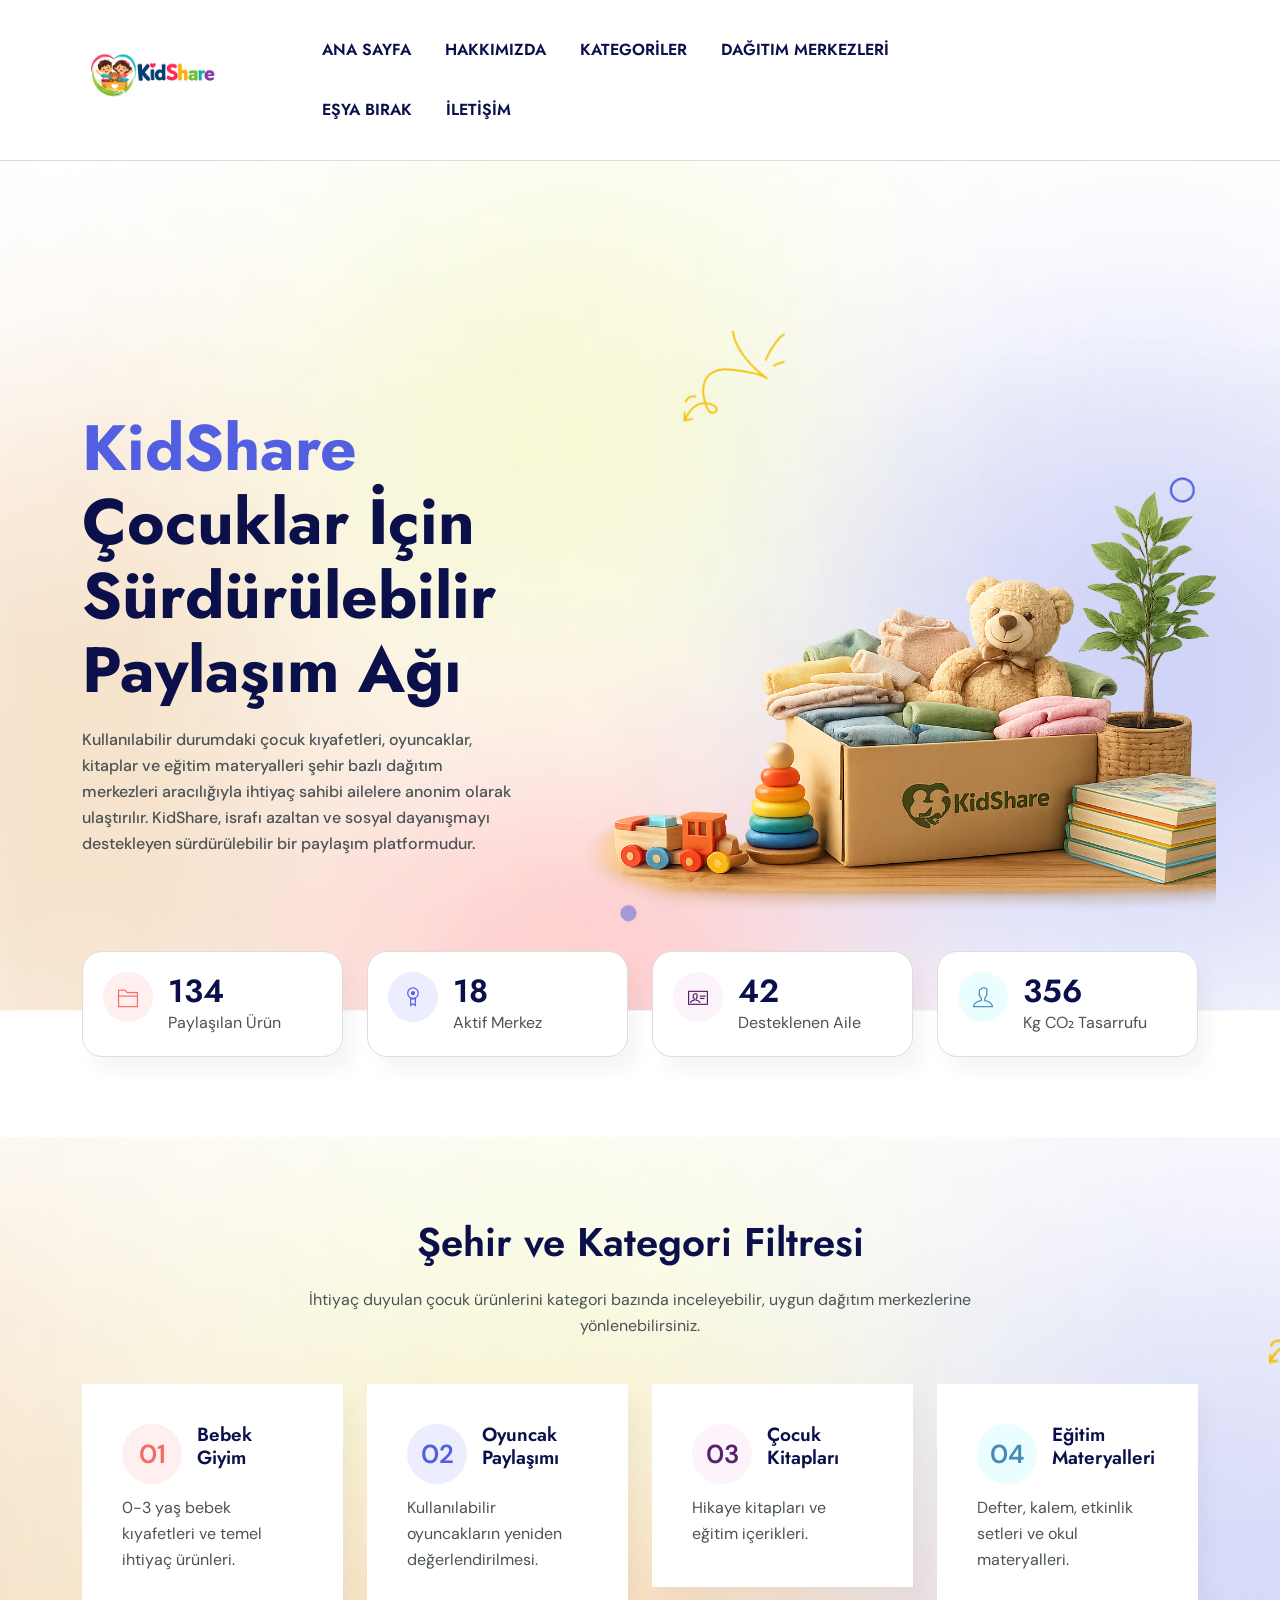
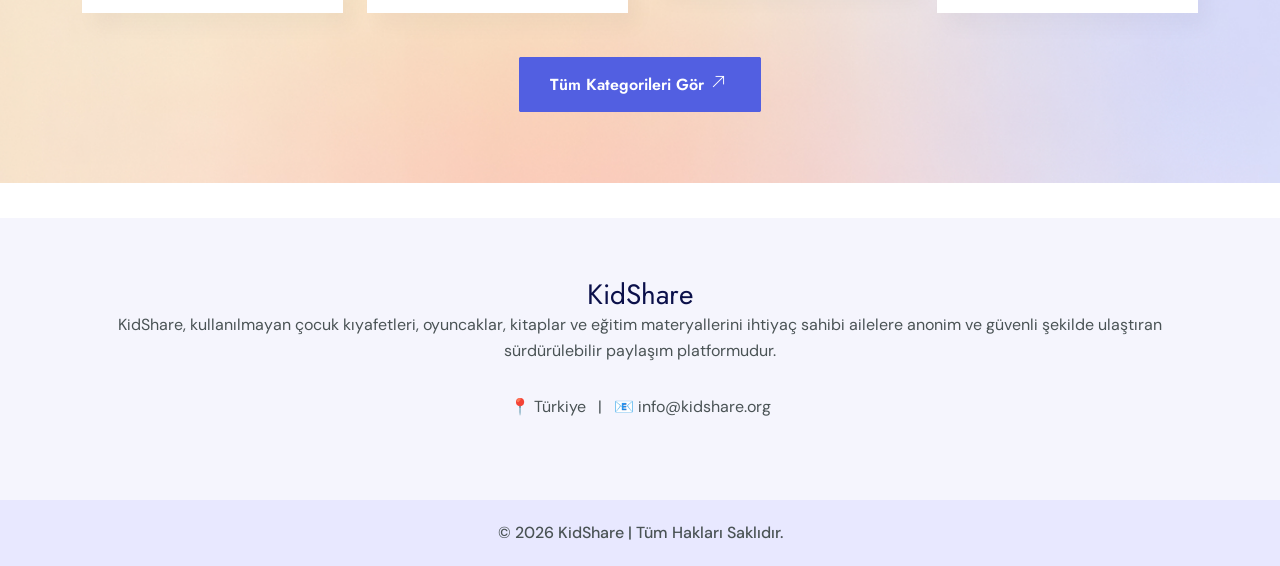
<file: eduleb/index.html>
<!DOCTYPE html>
<html lang="tr">
<head>
	<meta charset="utf-8">
	<meta http-equiv="X-UA-Compatible" content="IE=edge">
	<meta name="viewport" content="width=device-width, initial-scale=1, shrink-to-fit=no">
	<meta name="description" content="KidShare - Şehir Bazlı Anonim Çocuk Eşyası Paylaşım Platformu">
	<meta name="keywords" content="KidShare, çocuk kıyafeti, oyuncak, kitap, bağış, paylaşım, sürdürülebilirlik">
	<title>KidShare - Çocuk Eşyaları Paylaşım Platformu</title>

	<link rel="stylesheet" href="assets/bootstrap/css/bootstrap.min.css">
	<link href="https://fonts.googleapis.com/css2?family=DM+Sans:ital,opsz,wght@0,9..40,100..1000;1,9..40,100..1000&display=swap" rel="stylesheet">
	<link href="https://fonts.googleapis.com/css2?family=Jost:ital,wght@0,100..900;1,100..900&display=swap" rel="stylesheet">
	<link rel="stylesheet" href="https://cdnjs.cloudflare.com/ajax/libs/font-awesome/6.5.2/css/all.min.css">
	<link rel="stylesheet" href="assets/fonts/font-awesome.min.css">
	<link rel="stylesheet" href="assets/fonts/themify-icons.css">
	<link rel="stylesheet" href="assets/owlcarousel/css/owl.carousel.css">
	<link rel="stylesheet" href="assets/owlcarousel/css/owl.theme.css">
	<link rel="stylesheet" href="assets/css/jquery-simple-mobilemenu.css">
	<link rel="stylesheet" href="assets/css/magnific-popup.css">
	<link rel="stylesheet" href="assets/css/animate.css">
	<link rel="stylesheet" href="assets/css/style.css">
	<style>
		.kidshare-note{margin-top:14px;color:#555;font-size:16px;}
		.kidshare-progress-wrap{max-width:900px;margin:0 auto;}
		.kidshare-progress-label{font-weight:700;margin-bottom:8px;color:#060a3d;}
		.progress{border-radius:8px;overflow:hidden;background:#e9ecef;}
		.progress-bar{font-weight:700;}
	</style>
</head>

<body data-spy="scroll" data-offset="80"> 

	
	<!-- START NAVBAR -->
	<div id="navigation" class="navbar-light bg-faded site-navigation">
		<div class="container-fluid">
			<div class="row">
				<div class="col-20 align-self-center">
					<div class="site-logo">
						<a href="index.html"><img src="assets/img/logo.png" alt="KidShare Logo"></a>
					</div>
				</div>

				<div class="col-60 d-flex">
					<nav id="main-menu">
						<ul>
							<li><a href="index.html">Ana Sayfa</a></li>
							<li><a href="about.html">Hakkımızda</a></li>
							<li><a href="course.html">Kategoriler</a></li>
							<li><a href="blog.html">Dağıtım Merkezleri</a></li>
							<li><a href="course_details.html">Eşya Bırak</a></li>
							<li><a href="contact.html">İletişim</a></li>
						</ul>
					</nav>
				</div>

				<ul class="mobile_menu">
					<li><a href="index.html">Ana Sayfa</a></li>
					<li><a href="about.html">Hakkımızda</a></li>
					<li><a href="course.html">Kategoriler</a></li>
					<li><a href="blog.html">Dağıtım Merkezleri</a></li>
					<li><a href="course_details.html">Eşya Bırak</a></li>
					<li><a href="contact.html">İletişim</a></li>
				</ul>
			</div>
		</div>
	</div>
	<!-- END NAVBAR -->

	<!-- START HOME -->
	<section class="home_bg hb_height" style="background-image:url(assets/img/bg/home-bg.jpg);background-size:cover;background-position:center center;">
		<div class="container">
			<div class="row align-items-center">
				<div class="col-lg-6 col-sm-12 col-xs-12">
					<div class="hero-text ht_top">
						<h1>
<span>KidShare</span>
Çocuklar İçin Sürdürülebilir
Paylaşım Ağı
</h1>
						<p>Kullanılabilir durumdaki çocuk kıyafetleri, oyuncaklar, kitaplar ve eğitim materyalleri şehir bazlı dağıtım merkezleri aracılığıyla ihtiyaç sahibi ailelere anonim olarak ulaştırılır. KidShare, israfı azaltan ve sosyal dayanışmayı destekleyen sürdürülebilir bir paylaşım platformudur.</p>
					</div>
      
				<div class="col-lg-6 col-sm-12 col-xs-12">
					<div class="hero-text-img">
						<img src="assets/img/kidshare.png" class="img-fluid" alt="KidShare çocuk eşyası paylaşım görseli">
					</div>
				</div>
			</div>
		</div>
	</section>
	<!-- END HOME -->

	<!-- START COUNTER -->
	<section class="count_area counter_feature">
		<div class="container">
			<div class="row">
				<div class="col-lg-3 col-sm-6 col-xs-12"><div class="single-counter"><span class="ti-folder sc_one"></span><h2 class="counter-num">134</h2><p>Paylaşılan Ürün</p></div></div>
				<div class="col-lg-3 col-sm-6 col-xs-12"><div class="single-counter"><span class="ti-medall-alt sc_two"></span><h2 class="counter-num">18</h2><p>Aktif Merkez</p></div></div>
				<div class="col-lg-3 col-sm-6 col-xs-12"><div class="single-counter"><span class="ti-id-badge sc_three"></span><h2 class="counter-num">42</h2><p>Desteklenen Aile</p></div></div>
				<div class="col-lg-3 col-sm-6 col-xs-12"><div class="single-counter"><span class="ti-user sc_four"></span><h2 class="counter-num">356</h2><p>Kg CO₂ Tasarrufu</p></div></div>
			</div>
		</div>
	</section>
	<!-- END COUNTER -->

	<!-- START CATEGORY FILTER -->
	<section class="top_cat__area section-padding" style="background-image:url(assets/img/bg/section-2.jpg);background-size:cover;background-position:center center;">
		<div class="container">
			<div class="section-title text-center">
				<h2>Şehir ve Kategori Filtresi</h2>
				<p>İhtiyaç duyulan çocuk ürünlerini kategori bazında inceleyebilir, uygun dağıtım merkezlerine yönlenebilirsiniz.</p>
			</div>

			<div class="row">
				<div class="col-lg-3 col-sm-6 col-xs-12"><div class="single_tp"><span class="sc_one">01</span><h3>Bebek <br>Giyim</h3><p>0-3 yaş bebek kıyafetleri ve temel ihtiyaç ürünleri.</p></div></div>
				<div class="col-lg-3 col-sm-6 col-xs-12"><div class="single_tp"><span class="sc_two">02</span><h3>Oyuncak <br>Paylaşımı</h3><p>Kullanılabilir oyuncakların yeniden değerlendirilmesi.</p></div></div>
				<div class="col-lg-3 col-sm-6 col-xs-12"><div class="single_tp"><span class="sc_three">03</span><h3>Çocuk <br>Kitapları</h3><p>Hikaye kitapları ve eğitim içerikleri.</p></div></div>
				<div class="col-lg-3 col-sm-6 col-xs-12"><div class="single_tp"><span class="sc_four">04</span><h3>Eğitim <br>Materyalleri</h3><p>Defter, kalem, etkinlik setleri ve okul materyalleri.</p></div></div>
			</div>

			<div class="text-center mt-4"><a href="course.html" class="btn_one">Tüm Kategorileri Gör <i class="ti-arrow-top-right"></i></a></div>
		</div>
	</section>
	<!-- END CATEGORY FILTER -->
   
	<!-- START FOOTER -->
	<div class="footer section-padding">
		<div class="container">
			<div class="single_footer text-center">
				<h3>KidShare</h3>
				<p>KidShare, kullanılmayan çocuk kıyafetleri, oyuncaklar, kitaplar ve eğitim materyallerini ihtiyaç sahibi ailelere anonim ve güvenli şekilde ulaştıran sürdürülebilir paylaşım platformudur.</p>
				<p>📍 Türkiye &nbsp; | &nbsp; 📧 info@kidshare.org</p>
			</div>
		</div>
	</div>
	<!-- END FOOTER -->

	<div class="foot_copy"><div class="footer_copyright"><p>© 2026 KidShare | Tüm Hakları Saklıdır.</p></div></div>

	<script src="assets/js/jquery-1.12.4.min.js"></script>
	<script src="assets/bootstrap/js/bootstrap.min.js"></script>
	<script src="assets/js/modernizr-2.8.3.min.js"></script>
	<script src="assets/js/jquery-simple-mobilemenu.js"></script>
	<script src="assets/owlcarousel/js/owl.carousel.min.js"></script>
	<script src="assets/js/jquery.magnific-popup.min.js"></script>
	<script src="assets/js/jquery.inview.min.js"></script>
	<script src="assets/js/scrolltopcontrol.js"></script>
	<script src="assets/js/wow.min.js"></script>
	<script src="assets/js/scripts.js"></script>
	<script>
		function kidshareBildirimGonder() {
			let urun = document.getElementById("urunSec").value;
			if (urun === "Paylaşılacak Ürün Türünü Seçiniz") {
				alert("Lütfen paylaşmak istediğiniz ürün türünü seçiniz.");
				return;
			}
			alert("Paylaşım talebiniz başarıyla alınmıştır. Teşekkür ederiz.");
		}
	</script>
</body>
</html>
</file>
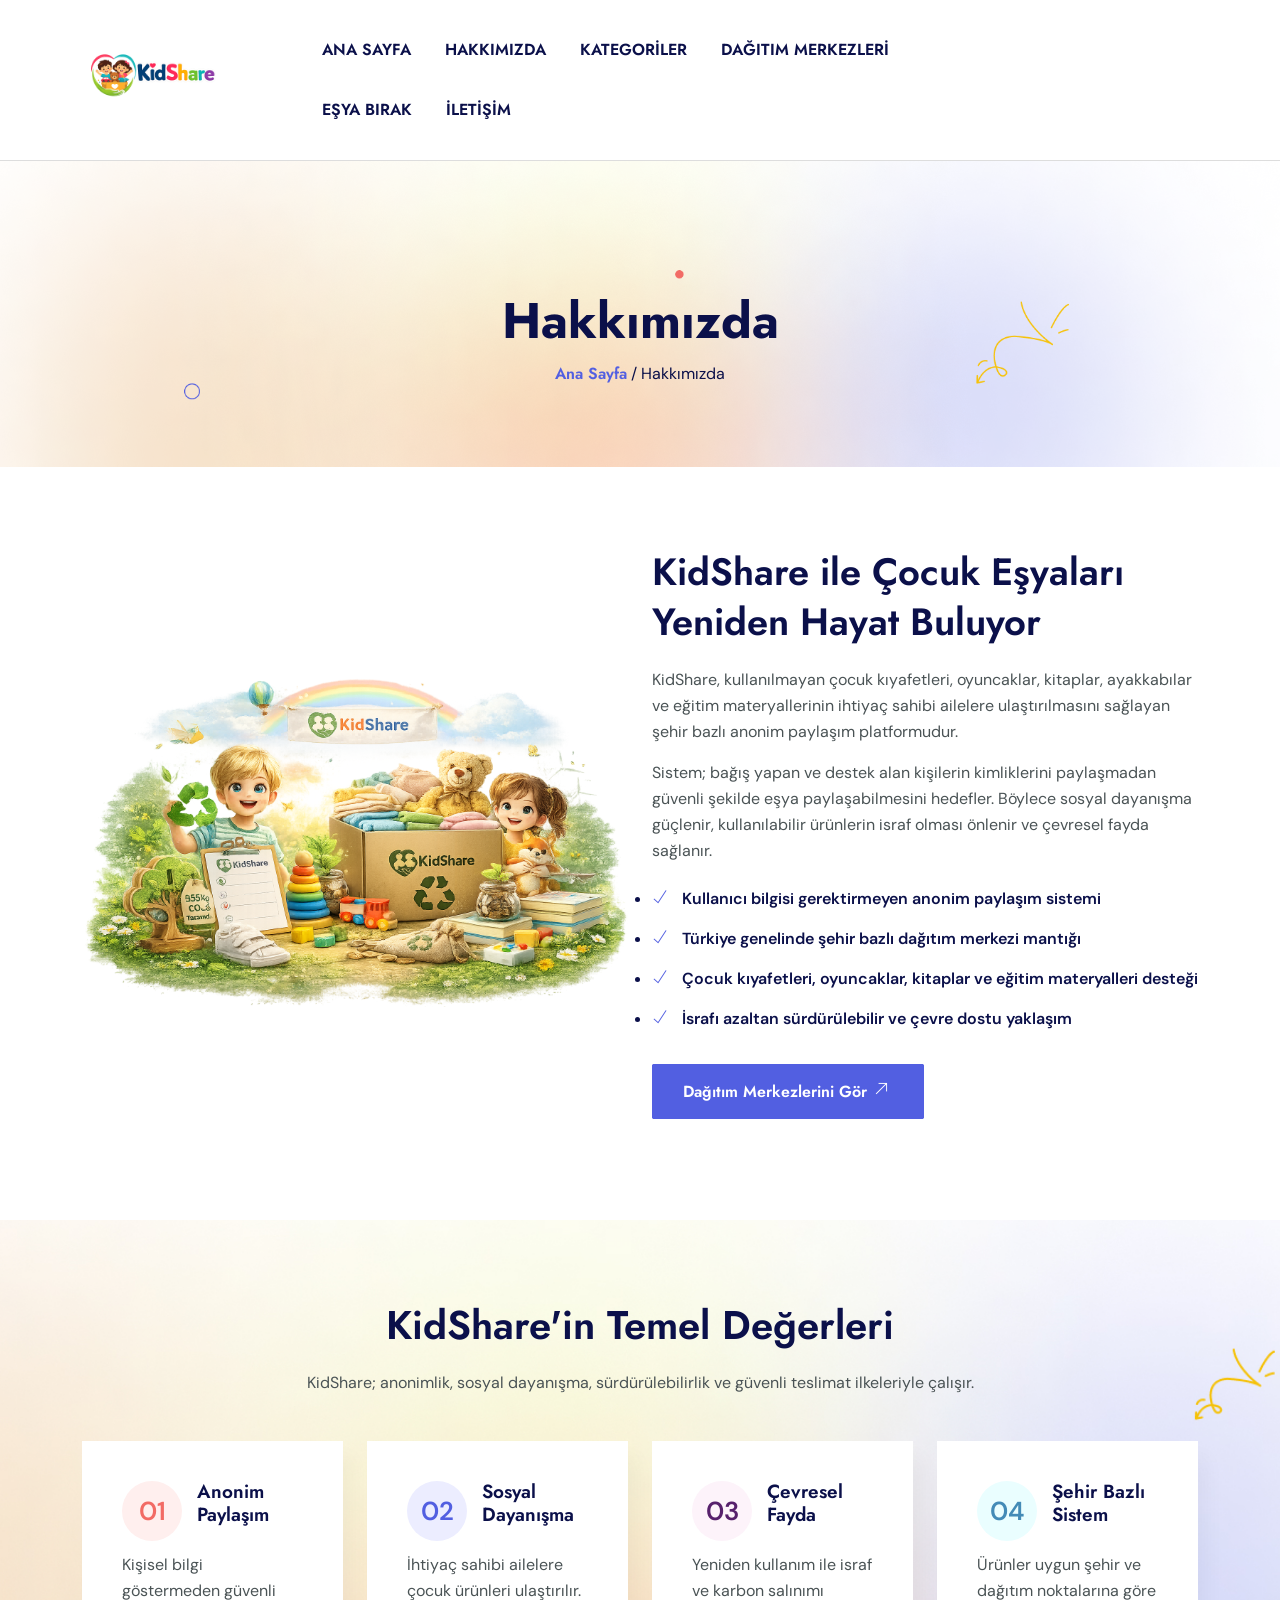
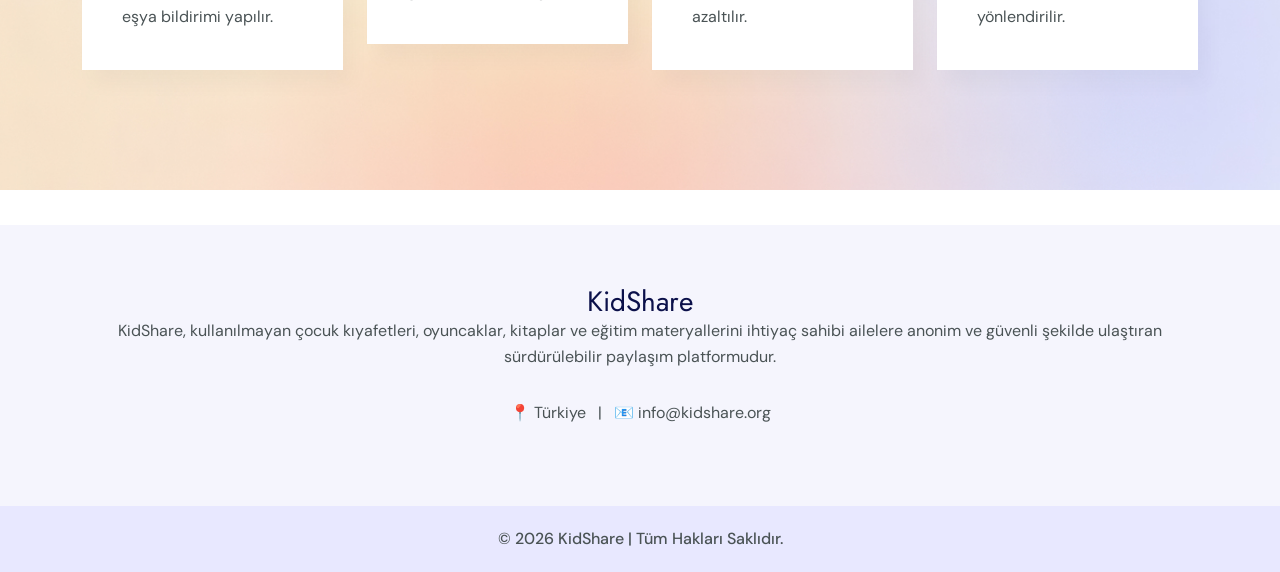
<file: eduleb/about.html>
<!DOCTYPE html>
<html lang="tr">
<head>
	<meta charset="utf-8">
	<meta http-equiv="X-UA-Compatible" content="IE=edge">
	<meta name="viewport" content="width=device-width, initial-scale=1, shrink-to-fit=no">
	<meta name="description" content="KidShare - Şehir Bazlı Anonim Çocuk Eşyası Paylaşım Platformu">
	<meta name="keywords" content="KidShare, çocuk kıyafeti, oyuncak, kitap, bağış, paylaşım, sürdürülebilirlik">
	<title>KidShare | Hakkımızda</title>

	<link rel="stylesheet" href="assets/bootstrap/css/bootstrap.min.css">
	<link href="https://fonts.googleapis.com/css2?family=DM+Sans:ital,opsz,wght@0,9..40,100..1000;1,9..40,100..1000&display=swap" rel="stylesheet">
	<link href="https://fonts.googleapis.com/css2?family=Jost:ital,wght@0,100..900;1,100..900&display=swap" rel="stylesheet">
	<link rel="stylesheet" href="https://cdnjs.cloudflare.com/ajax/libs/font-awesome/6.5.2/css/all.min.css">
	<link rel="stylesheet" href="assets/fonts/font-awesome.min.css">
	<link rel="stylesheet" href="assets/fonts/themify-icons.css">
	<link rel="stylesheet" href="assets/owlcarousel/css/owl.carousel.css">
	<link rel="stylesheet" href="assets/owlcarousel/css/owl.theme.css">
	<link rel="stylesheet" href="assets/css/jquery-simple-mobilemenu.css">
	<link rel="stylesheet" href="assets/css/magnific-popup.css">
	<link rel="stylesheet" href="assets/css/animate.css">
	<link rel="stylesheet" href="assets/css/style.css">
</head>

<body data-spy="scroll" data-offset="80">



	<!-- START NAVBAR -->
	<div id="navigation" class="navbar-light bg-faded site-navigation">
		<div class="container-fluid">
			<div class="row">
				<div class="col-20 align-self-center">
					<div class="site-logo">
						<a href="index.html"><img src="assets/img/logo.png" alt="KidShare Logo"></a>
					</div>
				</div>

				<div class="col-60 d-flex">
					<nav id="main-menu">
						<ul>
							<li><a href="index.html">Ana Sayfa</a></li>
							<li><a href="about.html">Hakkımızda</a></li>
							<li><a href="course.html">Kategoriler</a></li>
							<li><a href="blog.html">Dağıtım Merkezleri</a></li>
							<li><a href="course_details.html">Eşya Bırak</a></li>
							<li><a href="contact.html">İletişim</a></li>
						</ul>
					</nav>
				</div>


				<ul class="mobile_menu">
					<li><a href="index.html">Ana Sayfa</a></li>
					<li><a href="about.html">Hakkımızda</a></li>
					<li><a href="course.html">Kategoriler</a></li>
					<li><a href="blog.html">Dağıtım Merkezleri</a></li>
					<li><a href="course_details.html">Eşya Bırak</a></li>
					<li><a href="contact.html">İletişim</a></li>
				</ul>
			</div>
		</div>
	</div>
	<!-- END NAVBAR -->

	<!-- START PAGE HEADER -->
	<section class="section-top">
		<div class="container">
			<div class="col-lg-10 offset-lg-1 text-center">
				<div class="section-top-title wow fadeInRight" data-wow-duration="1s" data-wow-delay="0.3s" data-wow-offset="0">
					<h1>Hakkımızda</h1>
					<ul>
						<li><a href="index.html">Ana Sayfa</a></li>
						<li> / Hakkımızda</li>
					</ul>
				</div>
			</div>
		</div>
	</section>
	<!-- END PAGE HEADER -->

	<!-- START ABOUT CONTENT -->
	<section class="ab_area section-padding">
		<div class="container">
			<div class="row align-items-center">
				<div class="col-lg-6 col-sm-12 col-xs-12 wow fadeInUp" data-wow-duration="1s" data-wow-delay="0.2s" data-wow-offset="0">
					<div class="ab_img">
						<img src="assets/img/about1.png" class="img-fluid" alt="KidShare Hakkımızda Görseli">
					</div>
				</div>

				<div class="col-lg-6 col-sm-12 col-xs-12 wow fadeInUp" data-wow-duration="1s" data-wow-delay="0.1s" data-wow-offset="0">
					<div class="ab_content">
						<h2>KidShare ile Çocuk Eşyaları Yeniden Hayat Buluyor</h2>
						<p>
							KidShare, kullanılmayan çocuk kıyafetleri, oyuncaklar, kitaplar,
							ayakkabılar ve eğitim materyallerinin ihtiyaç sahibi ailelere
							ulaştırılmasını sağlayan şehir bazlı anonim paylaşım platformudur.
						</p>
						<p>
							Sistem; bağış yapan ve destek alan kişilerin kimliklerini paylaşmadan
							güvenli şekilde eşya paylaşabilmesini hedefler. Böylece sosyal dayanışma
							güçlenir, kullanılabilir ürünlerin israf olması önlenir ve çevresel fayda sağlanır.
						</p>
						<ul>
							<li><span class="ti-check"></span> Kullanıcı bilgisi gerektirmeyen anonim paylaşım sistemi</li>
							<li><span class="ti-check"></span> Türkiye genelinde şehir bazlı dağıtım merkezi mantığı</li>
							<li><span class="ti-check"></span> Çocuk kıyafetleri, oyuncaklar, kitaplar ve eğitim materyalleri desteği</li>
							<li><span class="ti-check"></span> İsrafı azaltan sürdürülebilir ve çevre dostu yaklaşım</li>
						</ul>
						<a class="btn_one" href="blog.html">Dağıtım Merkezlerini Gör <i class="ti-arrow-top-right"></i></a>
					</div>
				</div>
			</div>
		</div>
	</section>
	<!-- END ABOUT CONTENT -->

	<!-- START MISSION -->
	<section class="top_cat__area section-padding" style="background-image: url(assets/img/bg/section-2.jpg); background-size:cover; background-position: center center;">
		<div class="container">
			<div class="section-title text-center">
				<h2>KidShare'in Temel Değerleri</h2>
				<p>
					KidShare; anonimlik, sosyal dayanışma, sürdürülebilirlik ve güvenli teslimat ilkeleriyle çalışır.
				</p>
			</div>

			<div class="row">
				<div class="col-lg-3 col-sm-6 col-xs-12 wow fadeInUp" data-wow-duration="1s" data-wow-delay="0.1s" data-wow-offset="0">
					<div class="single_tp">
						<span class="sc_one">01</span>
						<h3>Anonim <br> Paylaşım</h3>
						<p>Kişisel bilgi göstermeden güvenli eşya bildirimi yapılır.</p>
					</div>
				</div>

				<div class="col-lg-3 col-sm-6 col-xs-12 wow fadeInUp" data-wow-duration="1s" data-wow-delay="0.2s" data-wow-offset="0">
					<div class="single_tp">
						<span class="sc_two">02</span>
						<h3>Sosyal <br> Dayanışma</h3>
						<p>İhtiyaç sahibi ailelere çocuk ürünleri ulaştırılır.</p>
					</div>
				</div>

				<div class="col-lg-3 col-sm-6 col-xs-12 wow fadeInUp" data-wow-duration="1s" data-wow-delay="0.3s" data-wow-offset="0">
					<div class="single_tp">
						<span class="sc_three">03</span>
						<h3>Çevresel <br> Fayda</h3>
						<p>Yeniden kullanım ile israf ve karbon salınımı azaltılır.</p>
					</div>
				</div>

				<div class="col-lg-3 col-sm-6 col-xs-12 wow fadeInUp" data-wow-duration="1s" data-wow-delay="0.4s" data-wow-offset="0">
					<div class="single_tp">
						<span class="sc_four">04</span>
						<h3>Şehir Bazlı <br> Sistem</h3>
						<p>Ürünler uygun şehir ve dağıtım noktalarına göre yönlendirilir.</p>
					</div>
				</div>
			</div>
		</div>
	</section>
	<!-- END MISSION -->

	<!-- START FOOTER -->
	<div class="footer section-padding">
		<div class="container">
			<div class="single_footer text-center">
				<h3>KidShare</h3>
				<p>
					KidShare, kullanılmayan çocuk kıyafetleri, oyuncaklar, kitaplar ve eğitim materyallerini
					ihtiyaç sahibi ailelere anonim ve güvenli şekilde ulaştıran sürdürülebilir paylaşım platformudur.
				</p>
				<p>📍 Türkiye &nbsp; | &nbsp; 📧 info@kidshare.org</p>
			</div>
		</div>
	</div>
	<!-- END FOOTER -->

	<!-- START COPYRIGHT -->
	<div class="foot_copy">
		<div class="footer_copyright">
			<p>© 2026 KidShare | Tüm Hakları Saklıdır.</p>
		</div>
	</div>
	<!-- END COPYRIGHT -->

	<script src="assets/js/jquery-1.12.4.min.js"></script>
	<script src="assets/bootstrap/js/bootstrap.min.js"></script>
	<script src="assets/js/modernizr-2.8.3.min.js"></script>
	<script src="assets/js/jquery-simple-mobilemenu.js"></script>
	<script src="assets/owlcarousel/js/owl.carousel.min.js"></script>
	<script src="assets/js/jquery.magnific-popup.min.js"></script>
	<script src="assets/js/jquery.inview.min.js"></script>
	<script src="assets/js/scrolltopcontrol.js"></script>
	<script src="assets/js/wow.min.js"></script>
	<script src="assets/js/scripts.js"></script>
</body>
</html>
</file>
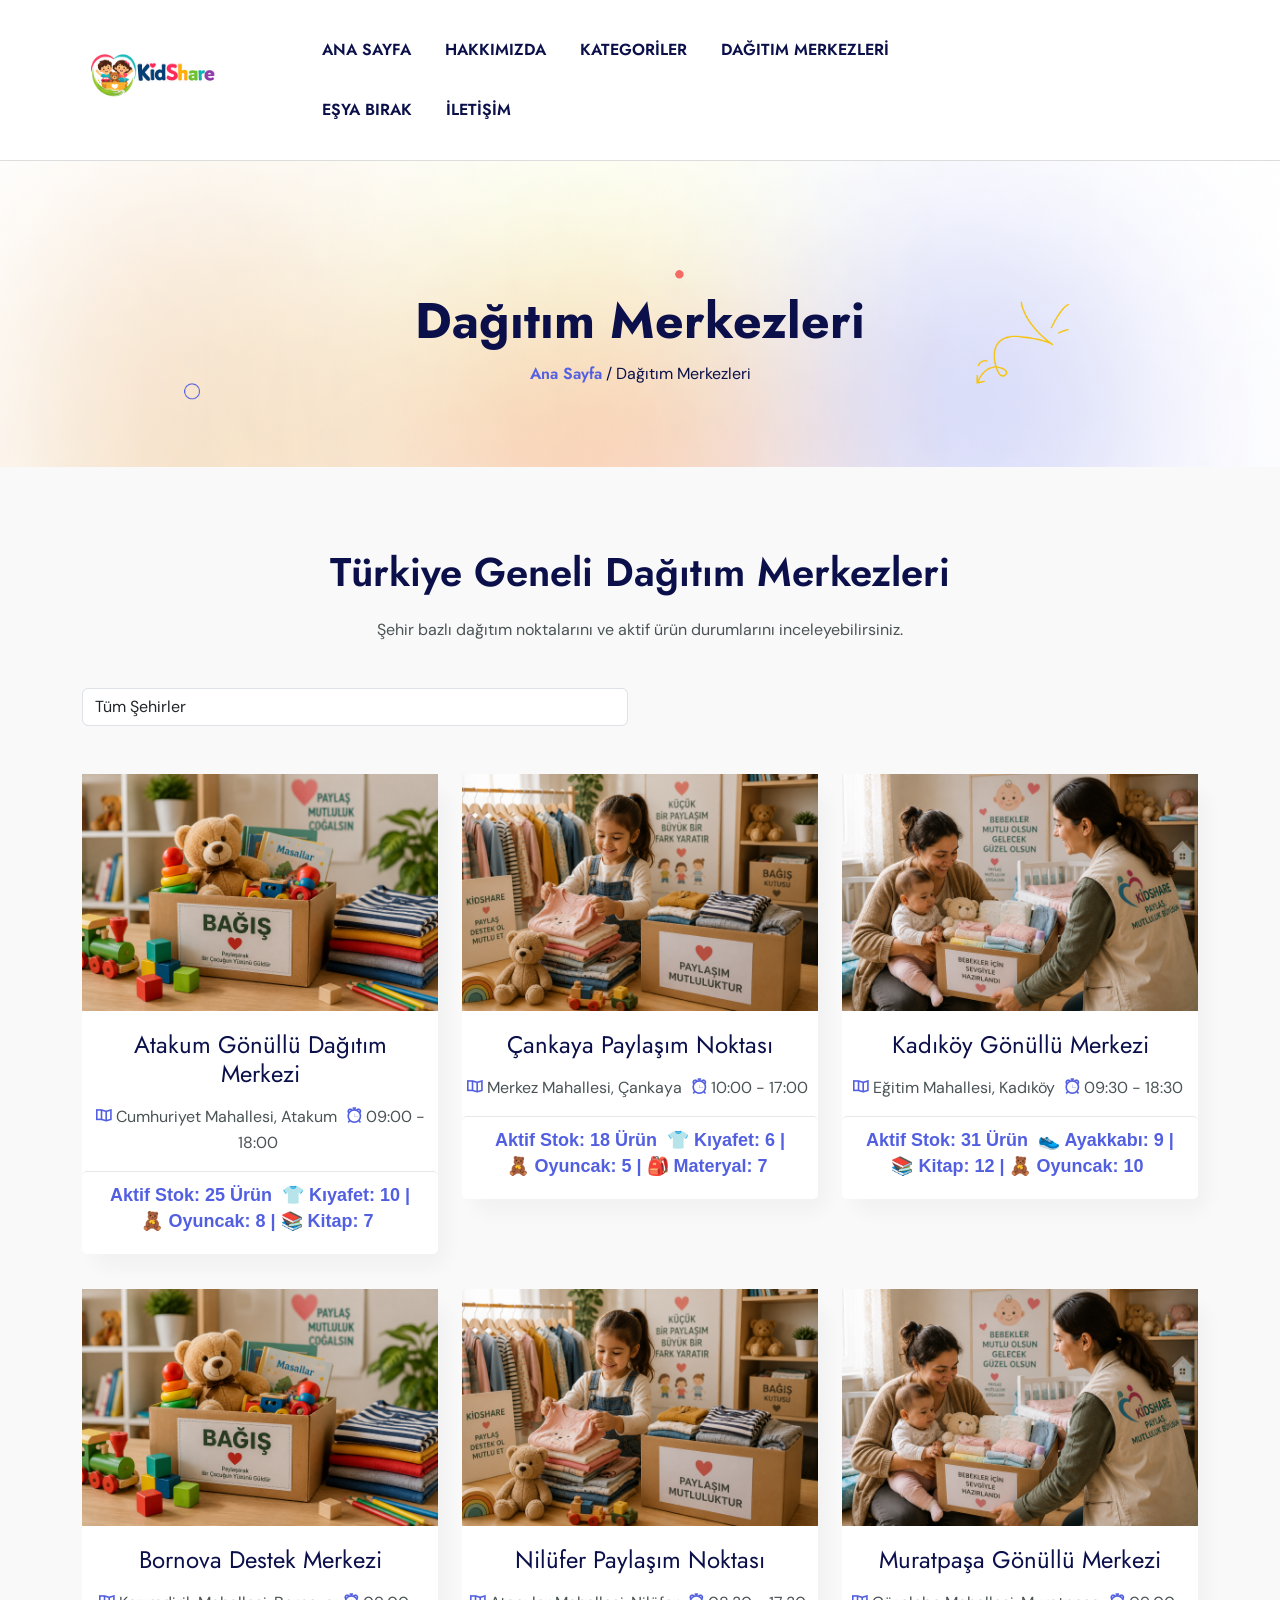
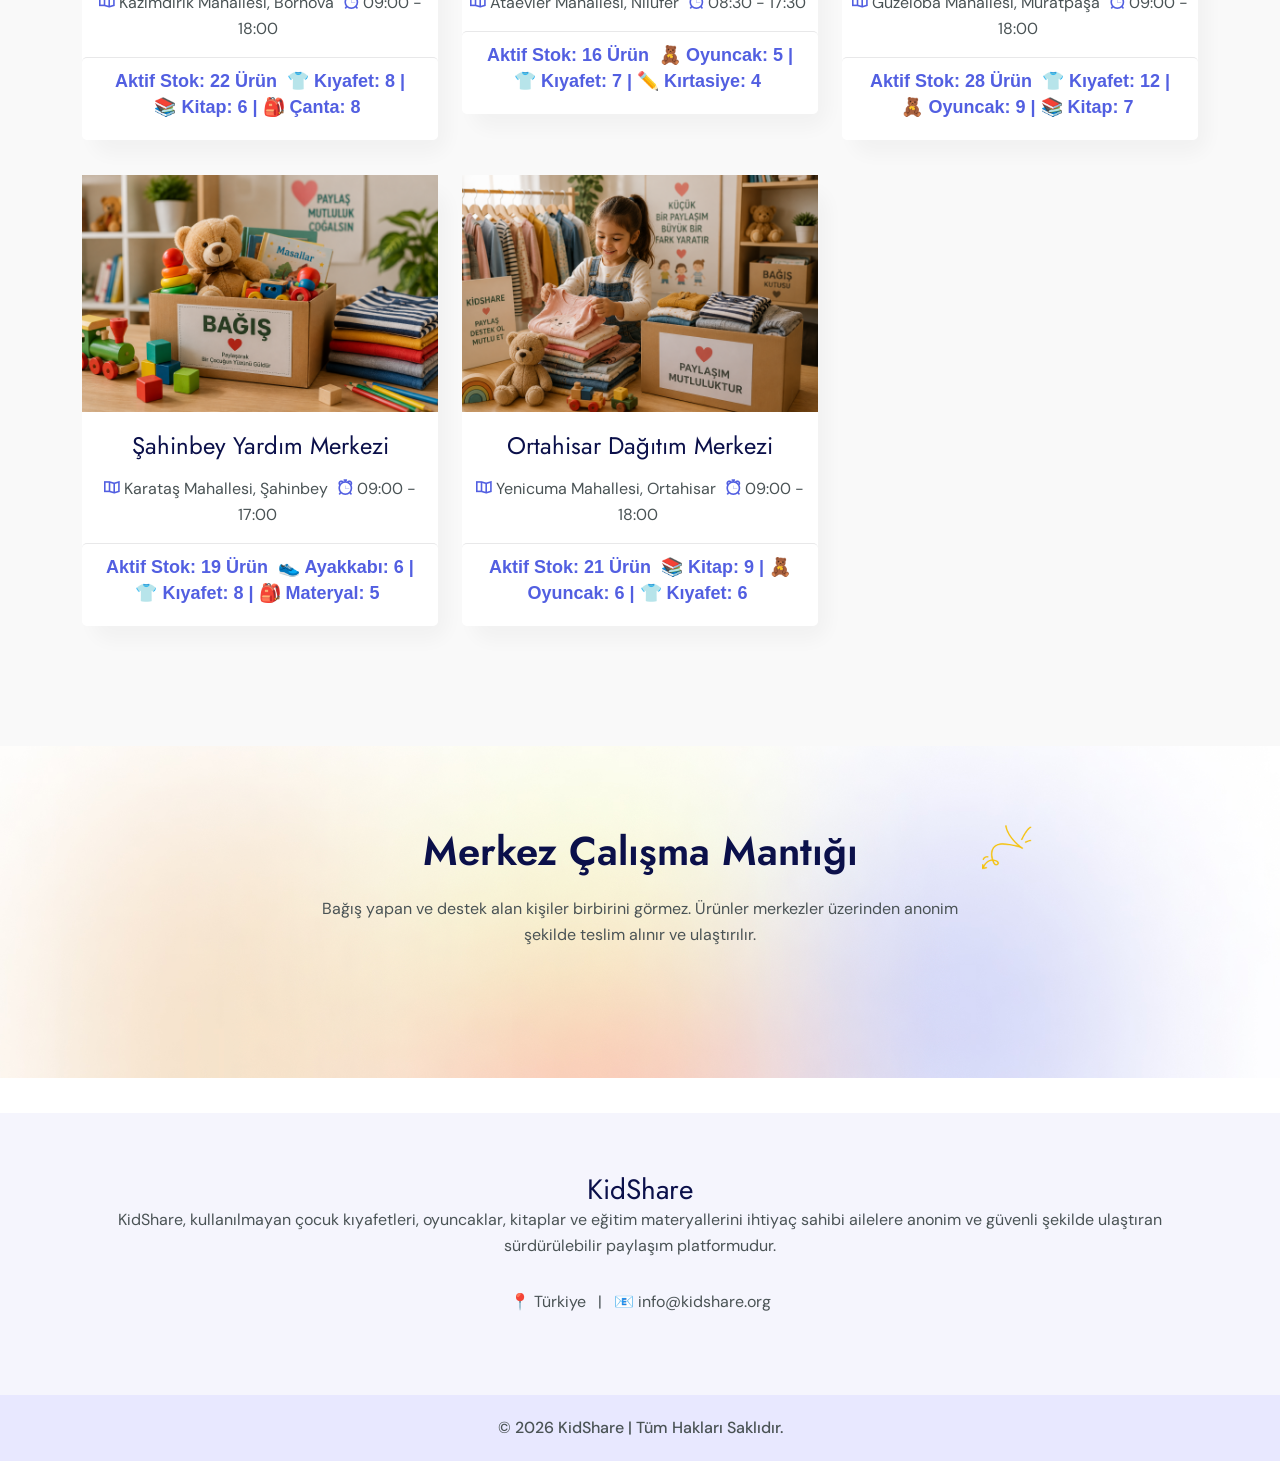
<file: eduleb/blog.html>
<!DOCTYPE html>
<html lang="tr">
<head>
	<meta charset="utf-8">
	<meta http-equiv="X-UA-Compatible" content="IE=edge">
	<meta name="viewport" content="width=device-width, initial-scale=1, shrink-to-fit=no">
	<meta name="description" content="KidShare - Şehir Bazlı Anonim Çocuk Eşyası Paylaşım Platformu">
	<meta name="keywords" content="KidShare, çocuk kıyafeti, oyuncak, kitap, bağış, paylaşım, sürdürülebilirlik">
	<title>KidShare - Dağıtım Merkezleri</title>

	<link rel="stylesheet" href="assets/bootstrap/css/bootstrap.min.css">
	<link href="https://fonts.googleapis.com/css2?family=DM+Sans:ital,opsz,wght@0,9..40,100..1000;1,9..40,100..1000&display=swap" rel="stylesheet">
	<link href="https://fonts.googleapis.com/css2?family=Jost:ital,wght@0,100..900;1,100..900&display=swap" rel="stylesheet">
	<link rel="stylesheet" href="https://cdnjs.cloudflare.com/ajax/libs/font-awesome/6.5.2/css/all.min.css">
	<link rel="stylesheet" href="assets/fonts/font-awesome.min.css">
	<link rel="stylesheet" href="assets/fonts/themify-icons.css">
	<link rel="stylesheet" href="assets/owlcarousel/css/owl.carousel.css">
	<link rel="stylesheet" href="assets/owlcarousel/css/owl.theme.css">
	<link rel="stylesheet" href="assets/css/jquery-simple-mobilemenu.css">
	<link rel="stylesheet" href="assets/css/magnific-popup.css">
	<link rel="stylesheet" href="assets/css/animate.css">
	<link rel="stylesheet" href="assets/css/style.css">
</head>
<body data-spy="scroll" data-offset="80">



	<!-- START NAVBAR -->
	<div id="navigation" class="navbar-light bg-faded site-navigation">
		<div class="container-fluid">
			<div class="row">
				<div class="col-20 align-self-center">
					<div class="site-logo">
						<a href="index.html"><img src="assets/img/logo.png" alt="KidShare Logo"></a>
					</div>
				</div>

				<div class="col-60 d-flex">
					<nav id="main-menu">
						<ul>
							<li><a href="index.html">Ana Sayfa</a></li>
							<li><a href="about.html">Hakkımızda</a></li>
							<li><a href="course.html">Kategoriler</a></li>
							<li><a href="blog.html">Dağıtım Merkezleri</a></li>
							<li><a href="course_details.html">Eşya Bırak</a></li>
							<li><a href="contact.html">İletişim</a></li>
						</ul>
					</nav>
				</div>

			
				<ul class="mobile_menu">
					<li><a href="index.html">Ana Sayfa</a></li>
					<li><a href="about.html">Hakkımızda</a></li>
					<li><a href="course.html">Kategoriler</a></li>
					<li><a href="blog.html">Dağıtım Merkezleri</a></li>
					<li><a href="course_details.html">Eşya Bırak</a></li>
					<li><a href="contact.html">İletişim</a></li>
				</ul>
			</div>
		</div>
	</div>
	<!-- END NAVBAR -->

	<section class="section-top">
		<div class="container">
			<div class="col-lg-10 offset-lg-1 text-center">
				<div class="section-top-title wow fadeInRight" data-wow-duration="1s" data-wow-delay="0.3s" data-wow-offset="0">
					<h1>Dağıtım Merkezleri</h1>
					<ul>
						<li><a href="index.html">Ana Sayfa</a></li>
						<li> / Dağıtım Merkezleri</li>
					</ul>
				</div>
			</div>
		</div>
	</section>

	<!-- START DISTRIBUTION CENTERS PAGE -->
<section class="home_course section-padding">
	<div class="container">
		<div class="section-title text-center">
			<h2>Türkiye Geneli Dağıtım Merkezleri</h2>
			<p>Şehir bazlı dağıtım noktalarını ve aktif ürün durumlarını inceleyebilirsiniz.</p>
		</div>
        <div class="row mb-5">
	<div class="col-lg-6 col-md-8 col-sm-12">
		<select class="form-control" id="sehirFiltre" onchange="sehirFiltrele()">
	<option value="tum">Tüm Şehirler</option>
	<option value="Samsun">Samsun</option>
	<option value="Ankara">Ankara</option>
	<option value="İstanbul">İstanbul</option>
	<option value="İzmir">İzmir</option>
	<option value="Bursa">Bursa</option>
	<option value="Antalya">Antalya</option>
	<option value="Gaziantep">Gaziantep</option>
	<option value="Trabzon">Trabzon</option>
</select>
	</div>

	<div class="col-lg-3 col-md-4 col-sm-12">
		
	</div>
</div>

		<div class="row">

			<div class="col-lg-4 col-sm-6 col-xs-12 merkez-kart" data-sehir="Samsun">
				<div class="single_course">
					<div class="single_c_img">
						<img src="assets/img/course/1.png" class="img-fluid" alt="Samsun Dağıtım Merkezi">
						
					</div>
					<h4>Atakum Gönüllü Dağıtım Merkezi</h4>
					<p><span class="ti-map"></span> Cumhuriyet Mahallesi, Atakum</p>
					<p><span class="ti-alarm-clock"></span> 09:00 - 18:00</p>
					<div class="price">
						<p>Aktif Stok: 25 Ürün</p>
						<p>👕 Kıyafet: 10 | 🧸 Oyuncak: 8 | 📚 Kitap: 7</p>
					</div>
				</div>
			</div>

			<div class="col-lg-4 col-sm-6 col-xs-12 "data-sehir="Ankara">
				<div class="single_course">
					<div class="single_c_img">
						<img src="assets/img/course/2.png" class="img-fluid" alt="Ankara Dağıtım Merkezi">
					
					</div>
					<h4>Çankaya Paylaşım Noktası</h4>
					<p><span class="ti-map"></span> Merkez Mahallesi, Çankaya</p>
					<p><span class="ti-alarm-clock"></span> 10:00 - 17:00</p>
					<div class="price">
						<p>Aktif Stok: 18 Ürün</p>
						<p>👕 Kıyafet: 6 | 🧸 Oyuncak: 5 | 🎒 Materyal: 7</p>
					</div>
				</div>
			</div>

			<div class="col-lg-4 col-sm-6 col-xs-12">
				<div class="single_course">
					<div class="single_c_img">
						<img src="assets/img/course/3.png" class="img-fluid" alt="İstanbul Dağıtım Merkezi">
					
					</div>
					<h4>Kadıköy Gönüllü Merkezi</h4>
					<p><span class="ti-map"></span> Eğitim Mahallesi, Kadıköy</p>
					<p><span class="ti-alarm-clock"></span> 09:30 - 18:30</p>
					<div class="price">
						<p>Aktif Stok: 31 Ürün</p>
						<p>👟 Ayakkabı: 9 | 📚 Kitap: 12 | 🧸 Oyuncak: 10</p>
					</div>
				</div>
			</div>

			<div class="col-lg-4 col-sm-6 col-xs-12">
				<div class="single_course">
					<div class="single_c_img">
						<img src="assets/img/course/1.png" class="img-fluid" alt="İzmir Dağıtım Merkezi">
						
					</div>
					<h4>Bornova Destek Merkezi</h4>
					<p><span class="ti-map"></span> Kazımdirik Mahallesi, Bornova</p>
					<p><span class="ti-alarm-clock"></span> 09:00 - 18:00</p>
					<div class="price">
						<p>Aktif Stok: 22 Ürün</p>
						<p>👕 Kıyafet: 8 | 📚 Kitap: 6 | 🎒 Çanta: 8</p>
					</div>
				</div>
			</div>

			<div class="col-lg-4 col-sm-6 col-xs-12">
				<div class="single_course">
					<div class="single_c_img">
						<img src="assets/img/course/2.png" class="img-fluid" alt="Bursa Dağıtım Merkezi">
						
					</div>
					<h4>Nilüfer Paylaşım Noktası</h4>
					<p><span class="ti-map"></span> Ataevler Mahallesi, Nilüfer</p>
					<p><span class="ti-alarm-clock"></span> 08:30 - 17:30</p>
					<div class="price">
						<p>Aktif Stok: 16 Ürün</p>
						<p>🧸 Oyuncak: 5 | 👕 Kıyafet: 7 | ✏️ Kırtasiye: 4</p>
					</div>
				</div>
			</div>

			<div class="col-lg-4 col-sm-6 col-xs-12">
				<div class="single_course">
					<div class="single_c_img">
						<img src="assets/img/course/3.png" class="img-fluid" alt="Antalya Dağıtım Merkezi">
						
					</div>
					<h4>Muratpaşa Gönüllü Merkezi</h4>
					<p><span class="ti-map"></span> Güzeloba Mahallesi, Muratpaşa</p>
					<p><span class="ti-alarm-clock"></span> 09:00 - 18:00</p>
					<div class="price">
						<p>Aktif Stok: 28 Ürün</p>
						<p>👕 Kıyafet: 12 | 🧸 Oyuncak: 9 | 📚 Kitap: 7</p>
					</div>
				</div>
			</div>

			<div class="col-lg-4 col-sm-6 col-xs-12">
				<div class="single_course">
					<div class="single_c_img">
						<img src="assets/img/course/1.png" class="img-fluid" alt="Gaziantep Dağıtım Merkezi">
						
					</div>
					<h4>Şahinbey Yardım Merkezi</h4>
					<p><span class="ti-map"></span> Karataş Mahallesi, Şahinbey</p>
					<p><span class="ti-alarm-clock"></span> 09:00 - 17:00</p>
					<div class="price">
						<p>Aktif Stok: 19 Ürün</p>
						<p>👟 Ayakkabı: 6 | 👕 Kıyafet: 8 | 🎒 Materyal: 5</p>
					</div>
				</div>
			</div>

			<div class="col-lg-4 col-sm-6 col-xs-12">
				<div class="single_course">
					<div class="single_c_img">
						<img src="assets/img/course/2.png" class="img-fluid" alt="Trabzon Dağıtım Merkezi">
					
					</div>
					<h4>Ortahisar Dağıtım Merkezi</h4>
					<p><span class="ti-map"></span> Yenicuma Mahallesi, Ortahisar</p>
					<p><span class="ti-alarm-clock"></span> 09:00 - 18:00</p>
					<div class="price">
						<p>Aktif Stok: 21 Ürün</p>
						<p>📚 Kitap: 9 | 🧸 Oyuncak: 6 | 👕 Kıyafet: 6</p>
					</div>
				</div>
			</div>

		</div>
	</div>
</section>
<!-- END DISTRIBUTION CENTERS PAGE -->

	<section class="top_cat__area section-padding" style="background-image:url(assets/img/bg/section-2.jpg); background-size:cover;">
		<div class="container">
			<div class="section-title text-center"><h2>Merkez Çalışma Mantığı</h2><p>Bağış yapan ve destek alan kişiler birbirini görmez. Ürünler merkezler üzerinden anonim şekilde teslim alınır ve ulaştırılır.</p></div>
		</div>
	</section>

	<!-- START FOOTER -->
	<div class="footer section-padding">
		<div class="container">
			<div class="single_footer text-center">
				<h3>KidShare</h3>
				<p>KidShare, kullanılmayan çocuk kıyafetleri, oyuncaklar, kitaplar ve eğitim materyallerini ihtiyaç sahibi ailelere anonim ve güvenli şekilde ulaştıran sürdürülebilir paylaşım platformudur.</p>
				<p>📍 Türkiye &nbsp; | &nbsp; 📧 info@kidshare.org</p>
			</div>
		</div>
	</div>
	<!-- END FOOTER -->

	<div class="foot_copy">
		<div class="footer_copyright">
			<p>© 2026 KidShare | Tüm Hakları Saklıdır.</p>
		</div>
	</div>

	<script src="assets/js/jquery-1.12.4.min.js"></script>
	<script src="assets/bootstrap/js/bootstrap.min.js"></script>
	<script src="assets/js/modernizr-2.8.3.min.js"></script>
	<script src="assets/js/jquery-simple-mobilemenu.js"></script>
	<script src="assets/owlcarousel/js/owl.carousel.min.js"></script>
	<script src="assets/js/jquery.magnific-popup.min.js"></script>
	<script src="assets/js/jquery.inview.min.js"></script>
	<script src="assets/js/scrolltopcontrol.js"></script>
	<script src="assets/js/wow.min.js"></script>
	<script src="assets/js/scripts.js"></script>
	<script>
function sehirFiltrele() {
	var secilenSehir = document.getElementById("sehirFiltre").value;
	var kartlar = document.querySelectorAll(".merkez-kart");

	kartlar.forEach(function(kart) {
		if (secilenSehir === "tum" || kart.dataset.sehir === secilenSehir) {
			kart.style.display = "";
		} else {
			kart.style.display = "none";
		}
	});
}
</script>
</body>
</html>
</file>
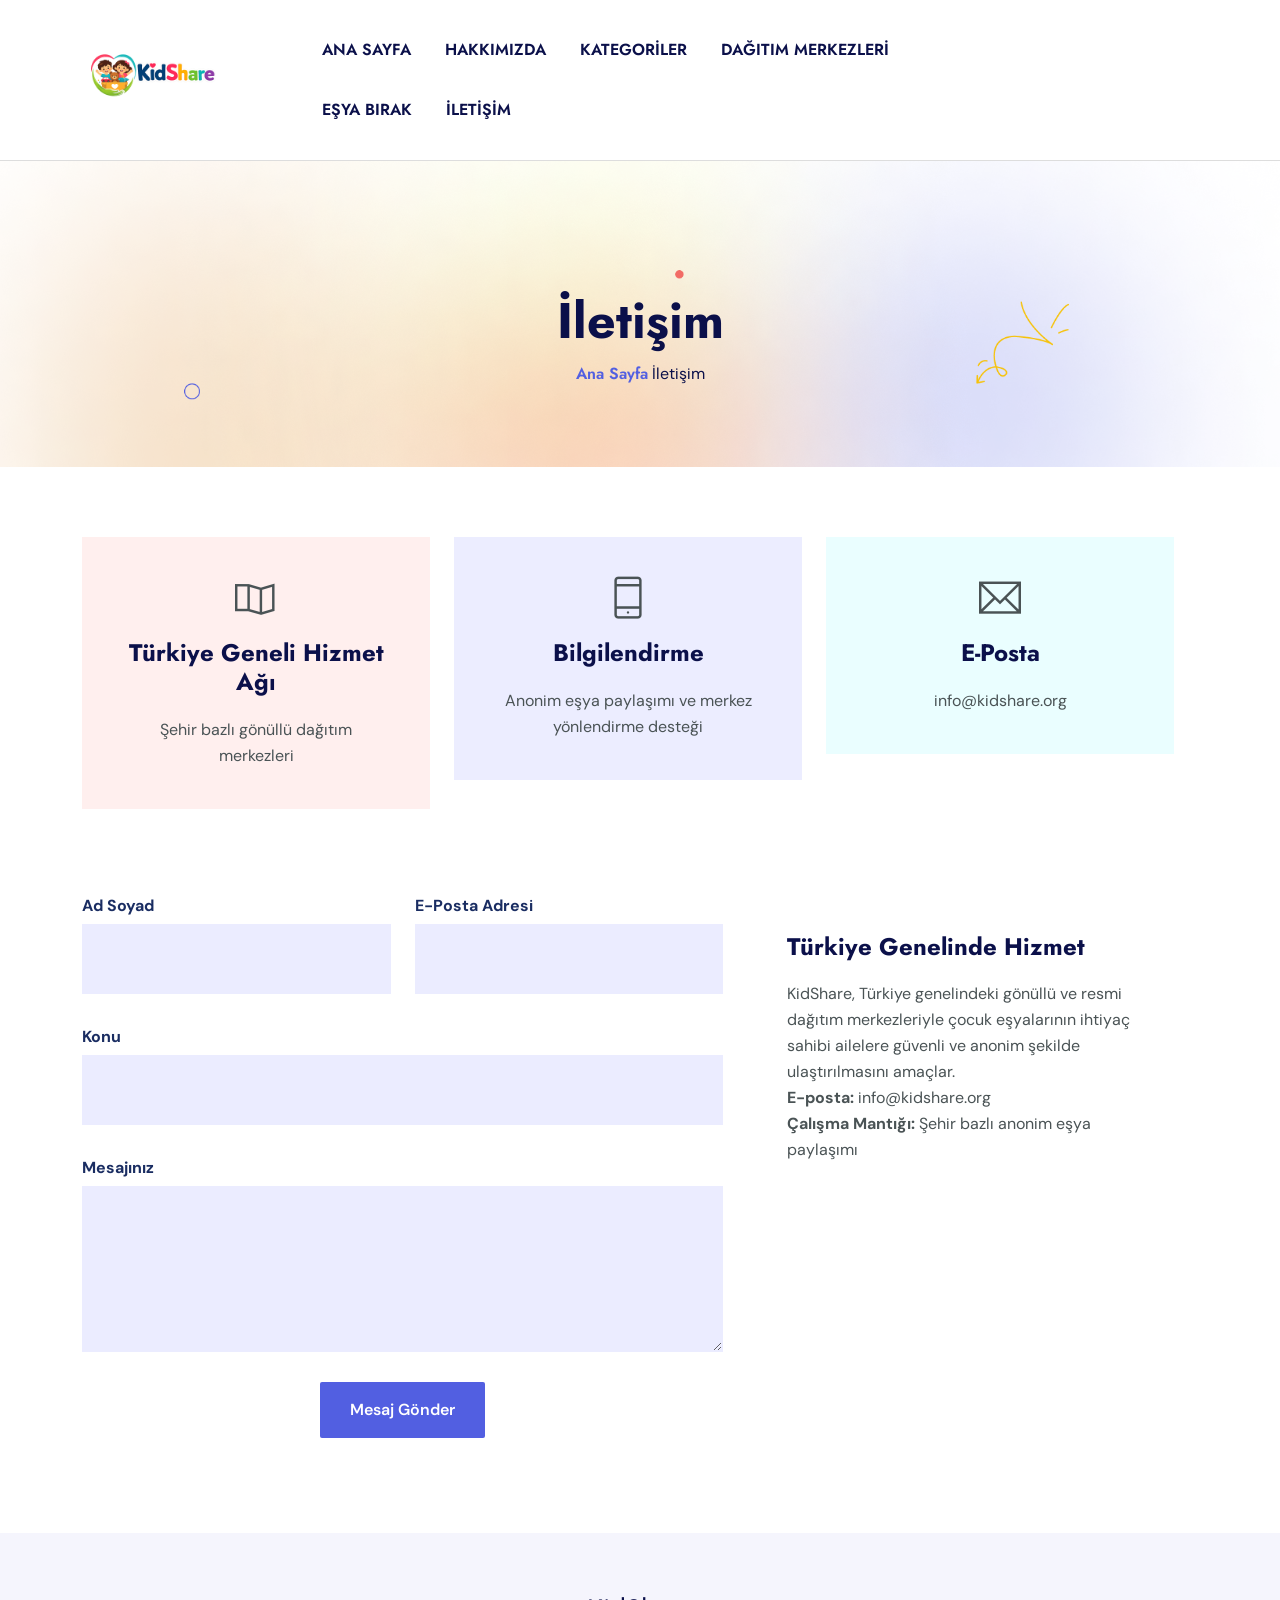
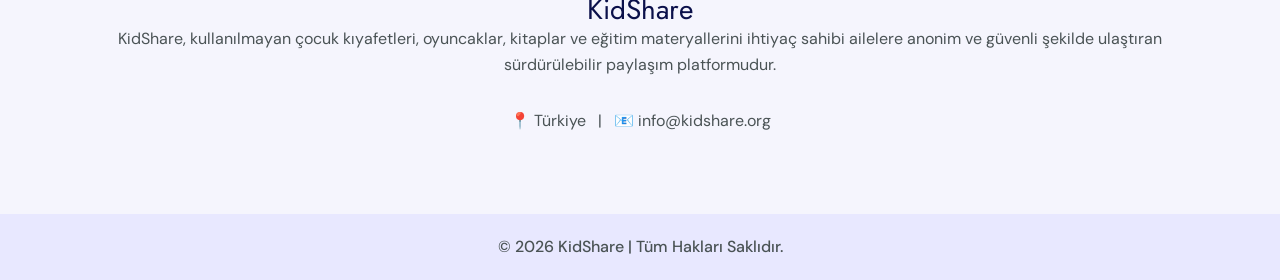
<file: eduleb/contact.html>
<!DOCTYPE html>
<html lang="tr">
<head>
	<meta charset="utf-8">
	<meta http-equiv="X-UA-Compatible" content="IE=edge">
	<meta name="viewport" content="width=device-width, initial-scale=1, shrink-to-fit=no">
	<meta name="description" content="KidShare - Şehir Bazlı Anonim Çocuk Eşyası Paylaşım Platformu">
	<meta name="keywords" content="KidShare, çocuk kıyafeti, oyuncak, kitap, bağış, paylaşım, sürdürülebilirlik">
	<title>KidShare - İletişim</title>

	<link rel="stylesheet" href="assets/bootstrap/css/bootstrap.min.css">
	<link href="https://fonts.googleapis.com/css2?family=DM+Sans:ital,opsz,wght@0,9..40,100..1000;1,9..40,100..1000&display=swap" rel="stylesheet">
	<link href="https://fonts.googleapis.com/css2?family=Jost:ital,wght@0,100..900;1,100..900&display=swap" rel="stylesheet">
	<link rel="stylesheet" href="https://cdnjs.cloudflare.com/ajax/libs/font-awesome/6.5.2/css/all.min.css">
	<link rel="stylesheet" href="assets/fonts/font-awesome.min.css">
	<link rel="stylesheet" href="assets/fonts/themify-icons.css">
	<link rel="stylesheet" href="assets/owlcarousel/css/owl.carousel.css">
	<link rel="stylesheet" href="assets/owlcarousel/css/owl.theme.css">
	<link rel="stylesheet" href="assets/css/jquery-simple-mobilemenu.css">
	<link rel="stylesheet" href="assets/css/magnific-popup.css">
	<link rel="stylesheet" href="assets/css/animate.css">
	<link rel="stylesheet" href="assets/css/style.css">
</head>

<body data-spy="scroll" data-offset="80">


	<div id="navigation" class="navbar-light bg-faded site-navigation">
		<div class="container-fluid">
			<div class="row">
				<div class="col-20 align-self-center">
					<div class="site-logo">
						<a href="index.html"><img src="assets/img/logo.png" alt="KidShare Logo"></a>
					</div>
				</div>

				<div class="col-60 d-flex">
					<nav id="main-menu">
						<ul>
							<li><a href="index.html">Ana Sayfa</a></li>
							<li><a href="about.html">Hakkımızda</a></li>
							<li><a href="course.html">Kategoriler</a></li>
							<li><a href="blog.html">Dağıtım Merkezleri</a></li>
							<li><a href="course_details.html">Eşya Bırak</a></li>
							<li><a href="contact.html">İletişim</a></li>
						</ul>
					</nav>
				</div>


				<ul class="mobile_menu">
					<li><a href="index.html">Ana Sayfa</a></li>
					<li><a href="about.html">Hakkımızda</a></li>
					<li><a href="course.html">Kategoriler</a></li>
					<li><a href="blog.html">Dağıtım Merkezleri</a></li>
					<li><a href="course_details.html">Eşya Bırak</a></li>
					<li><a href="contact.html">İletişim</a></li>
				</ul>
			</div>
		</div>
	</div>
	<section class="section-top">
		<div class="container">
			<div class="col-lg-10 offset-lg-1 text-center">
				<div class="section-top-title">
					<h1>İletişim</h1>
					<ul>
						<li><a href="index.html">Ana Sayfa</a></li>
						<li>İletişim</li>
					</ul>
				</div>
			</div>
		</div>
	</section>
    <section class="address_area" style="padding-top:40px; padding-bottom:30px;"></section>
	<div class="container">
			<div class="row text-center">
			<div class="row text-center">

	<div class="col-lg-4 col-md-4 col-sm-12 col-xs-12 mb-4">
		<div class="single_address sa_one">
			<i class="ti-map"></i>
			<h4>Türkiye Geneli Hizmet Ağı</h4>
			<p>Şehir bazlı gönüllü dağıtım merkezleri</p>
		</div>
	</div>

	<div class="col-lg-4 col-md-4 col-sm-12 col-xs-12 mb-4">
		<div class="single_address sa_two">
			<i class="ti-mobile"></i>
			<h4>Bilgilendirme</h4>
			<p>Anonim eşya paylaşımı ve merkez yönlendirme desteği</p>
		</div>
	</div>

	<div class="col-lg-4 col-md-4 col-sm-12 col-xs-12 mb-4">
		<div class="single_address sa_three">
			<i class="ti-email"></i>
			<h4>E-Posta</h4>
			<p>info@kidshare.org</p>
		</div>
	</div>

</div>
			</div>
		</div>
	</section>
<div id="contact" class="contact_area" style="padding-top:40px;padding-bottom:20px;"></div>
	<div class="container">
			<div class="row">
				<div class="col-lg-7 col-sm-12 col-xs-12">
					<div class="contact">
						<form class="form" name="enq" method="post" action="#">
							<div class="row">
								<div class="form-group col-md-6"><label>Ad Soyad</label><input type="text" name="name" class="form-control" required></div>
								<div class="form-group col-md-6"><label>E-Posta Adresi</label><input type="email" name="email" class="form-control" required></div>
								<div class="form-group col-md-12"><label>Konu</label><input type="text" name="subject" class="form-control" required></div>
								<div class="form-group col-md-12"><label>Mesajınız</label><textarea rows="6" name="message" class="form-control" required></textarea></div>
								<div class="col-md-12 text-center" style="margin-bottom:60px;">
    <button type="submit" class="btn_one">Mesaj Gönder</button>
</div>
							</div>
						</form>
					</div>
				</div>
				<div class="col-lg-5 col-sm-12 col-xs-12">
					<div class="single_address" style="padding:40px;">
						<h4>Türkiye Genelinde Hizmet</h4>
						<p>KidShare, Türkiye genelindeki gönüllü ve resmi dağıtım merkezleriyle çocuk eşyalarının ihtiyaç sahibi ailelere güvenli ve anonim şekilde ulaştırılmasını amaçlar.</p>
						<p><strong>E-posta:</strong> info@kidshare.org</p>
						<p><strong>Çalışma Mantığı:</strong> Şehir bazlı anonim eşya paylaşımı</p>
					</div>
				</div>
			</div>
		</div>
	</div>
	<div class="footer section-padding">
		<div class="container">
			<div class="single_footer text-center">
				<h3>KidShare</h3>
				<p>KidShare, kullanılmayan çocuk kıyafetleri, oyuncaklar, kitaplar ve eğitim materyallerini ihtiyaç sahibi ailelere anonim ve güvenli şekilde ulaştıran sürdürülebilir paylaşım platformudur.</p>
				<p>📍 Türkiye &nbsp; | &nbsp; 📧 info@kidshare.org</p>
			</div>
		</div>
	</div>

	<div class="foot_copy">
		<div class="footer_copyright">
			<p>© 2026 KidShare | Tüm Hakları Saklıdır.</p>
		</div>
	</div>

	<script src="assets/js/jquery-1.12.4.min.js"></script>
	<script src="assets/bootstrap/js/bootstrap.min.js"></script>
	<script src="assets/js/modernizr-2.8.3.min.js"></script>
	<script src="assets/js/jquery-simple-mobilemenu.js"></script>
	<script src="assets/owlcarousel/js/owl.carousel.min.js"></script>
	<script src="assets/js/jquery.magnific-popup.min.js"></script>
	<script src="assets/js/jquery.inview.min.js"></script>
	<script src="assets/js/scrolltopcontrol.js"></script>
	<script src="assets/js/wow.min.js"></script>
	<script src="assets/js/scripts.js"></script>
</body>
</html>
</file>
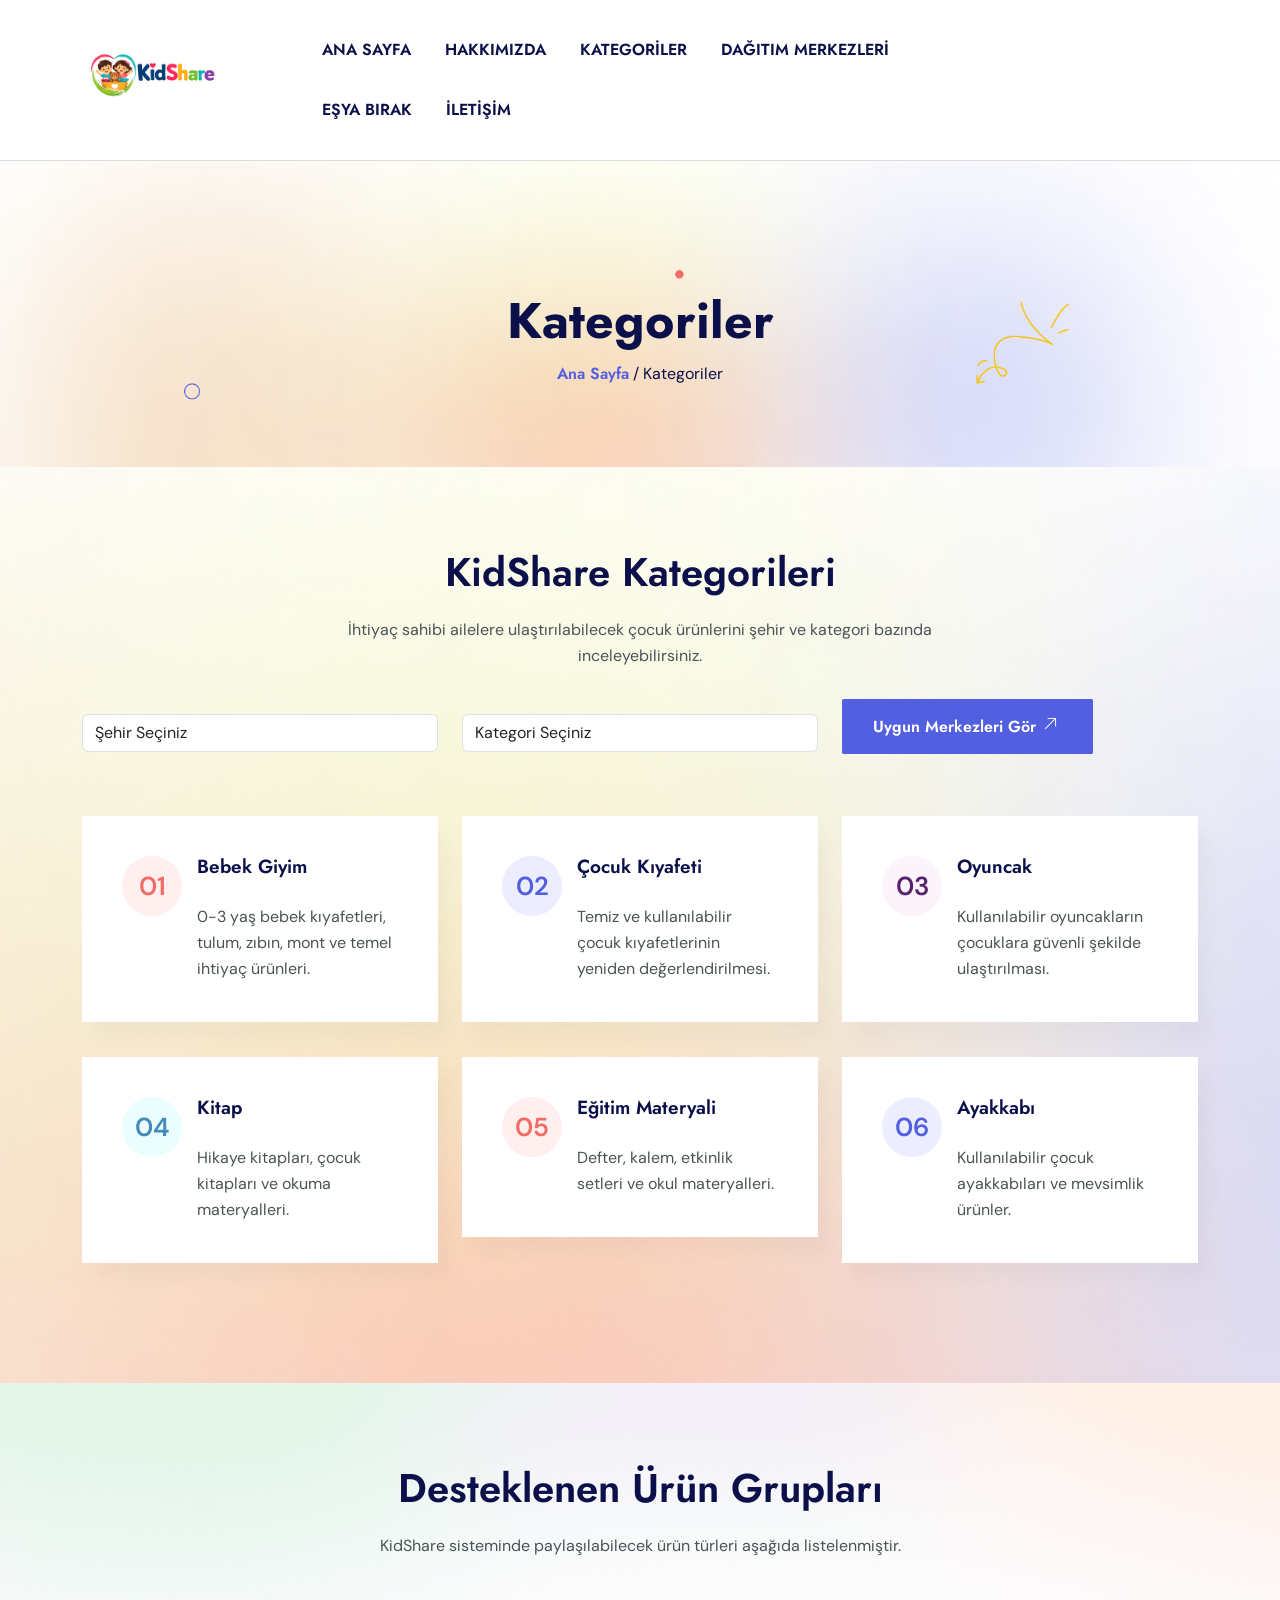
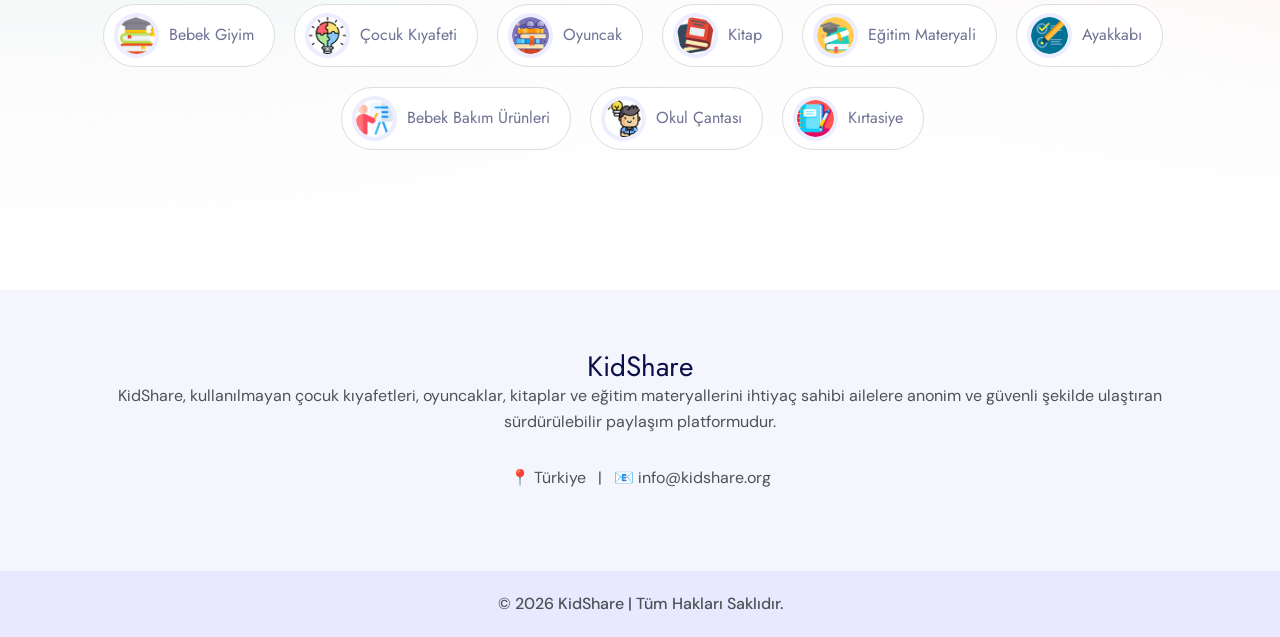
<file: eduleb/course.html>
<!DOCTYPE html>
<html lang="tr">
<head>
	<meta charset="utf-8">
	<meta http-equiv="X-UA-Compatible" content="IE=edge">
	<meta name="viewport" content="width=device-width, initial-scale=1, shrink-to-fit=no">
	<meta name="description" content="KidShare - Şehir Bazlı Anonim Çocuk Eşyası Paylaşım Platformu">
	<meta name="keywords" content="KidShare, çocuk kıyafeti, oyuncak, kitap, bağış, paylaşım, sürdürülebilirlik">
	<title>KidShare - Kategoriler</title>

	<link rel="stylesheet" href="assets/bootstrap/css/bootstrap.min.css">
	<link href="https://fonts.googleapis.com/css2?family=DM+Sans:ital,opsz,wght@0,9..40,100..1000;1,9..40,100..1000&display=swap" rel="stylesheet">
	<link href="https://fonts.googleapis.com/css2?family=Jost:ital,wght@0,100..900;1,100..900&display=swap" rel="stylesheet">
	<link rel="stylesheet" href="https://cdnjs.cloudflare.com/ajax/libs/font-awesome/6.5.2/css/all.min.css">
	<link rel="stylesheet" href="assets/fonts/font-awesome.min.css">
	<link rel="stylesheet" href="assets/fonts/themify-icons.css">
	<link rel="stylesheet" href="assets/owlcarousel/css/owl.carousel.css">
	<link rel="stylesheet" href="assets/owlcarousel/css/owl.theme.css">
	<link rel="stylesheet" href="assets/css/jquery-simple-mobilemenu.css">
	<link rel="stylesheet" href="assets/css/magnific-popup.css">
	<link rel="stylesheet" href="assets/css/animate.css">
	<link rel="stylesheet" href="assets/css/style.css">
</head>
<body data-spy="scroll" data-offset="80">


	<!-- START NAVBAR -->
	<div id="navigation" class="navbar-light bg-faded site-navigation">
		<div class="container-fluid">
			<div class="row">
				<div class="col-20 align-self-center">
					<div class="site-logo">
						<a href="index.html"><img src="assets/img/logo.png" alt="KidShare Logo"></a>
					</div>
				</div>

				<div class="col-60 d-flex">
					<nav id="main-menu">
						<ul>
							<li><a href="index.html">Ana Sayfa</a></li>
							<li><a href="about.html">Hakkımızda</a></li>
							<li><a href="course.html">Kategoriler</a></li>
							<li><a href="blog.html">Dağıtım Merkezleri</a></li>
							<li><a href="course_details.html">Eşya Bırak</a></li>
							<li><a href="contact.html">İletişim</a></li>
						</ul>
					</nav>
				</div>

				<ul class="mobile_menu">
					<li><a href="index.html">Ana Sayfa</a></li>
					<li><a href="about.html">Hakkımızda</a></li>
					<li><a href="course.html">Kategoriler</a></li>
					<li><a href="blog.html">Dağıtım Merkezleri</a></li>
					<li><a href="course_details.html">Eşya Bırak</a></li>
					<li><a href="contact.html">İletişim</a></li>
				</ul>
			</div>
		</div>
	</div>
	<!-- END NAVBAR -->

	<section class="section-top">
		<div class="container">
			<div class="col-lg-10 offset-lg-1 text-center">
				<div class="section-top-title wow fadeInRight" data-wow-duration="1s" data-wow-delay="0.3s" data-wow-offset="0">
					<h1>Kategoriler</h1>
					<ul>
						<li><a href="index.html">Ana Sayfa</a></li>
						<li> / Kategoriler</li>
					</ul>
				</div>
			</div>
		</div>
	</section>

	<!-- START CATEGORIES PAGE -->
	<section class="top_cat__area section-padding" style="background-image:url(assets/img/bg/section-2.jpg); background-size:cover; background-position:center center;">
		<div class="container">
			<div class="section-title text-center">
				<h2>KidShare Kategorileri</h2>
				<p>İhtiyaç sahibi ailelere ulaştırılabilecek çocuk ürünlerini şehir ve kategori bazında inceleyebilirsiniz.</p>
			</div>

			<!-- START FILTER AREA -->
			<div class="row mb-5">
				<div class="col-lg-4 col-sm-12 mb-3">
					<select class="form-control">
						<option>Şehir Seçiniz</option>
						<option>Samsun</option>
						<option>Ankara</option>
						<option>İstanbul</option>
						<option>İzmir</option>
						<option>Bursa</option>
						<option>Antalya</option>
						<option>Gaziantep</option>
						<option>Trabzon</option>
					</select>
				</div>

				<div class="col-lg-4 col-sm-12 mb-3">
					<select class="form-control">
						<option>Kategori Seçiniz</option>
						<option>Bebek Giyim</option>
						<option>Çocuk Kıyafeti</option>
						<option>Oyuncak</option>
						<option>Kitap</option>
						<option>Eğitim Materyali</option>
						<option>Ayakkabı</option>
						<option>Bebek Bakım Ürünleri</option>
						<option>Okul Çantası</option>
						<option>Kırtasiye</option>
					</select>
				</div>

				<div class="col-lg-4 col-sm-12 mb-3">
					<a href="blog.html" class="btn_one">
						Uygun Merkezleri Gör <i class="ti-arrow-top-right"></i>
					</a>
				</div>
			</div>
			<!-- END FILTER AREA -->

			<div class="row">
				<div class="col-lg-4 col-sm-6 col-xs-12">
					<div class="single_tp"><span class="sc_one">01</span><h3>Bebek Giyim</h3><p>0-3 yaş bebek kıyafetleri, tulum, zıbın, mont ve temel ihtiyaç ürünleri.</p></div>
				</div>
				<div class="col-lg-4 col-sm-6 col-xs-12">
					<div class="single_tp"><span class="sc_two">02</span><h3>Çocuk Kıyafeti</h3><p>Temiz ve kullanılabilir çocuk kıyafetlerinin yeniden değerlendirilmesi.</p></div>
				</div>
				<div class="col-lg-4 col-sm-6 col-xs-12">
					<div class="single_tp"><span class="sc_three">03</span><h3>Oyuncak</h3><p>Kullanılabilir oyuncakların çocuklara güvenli şekilde ulaştırılması.</p></div>
				</div>
				<div class="col-lg-4 col-sm-6 col-xs-12">
					<div class="single_tp"><span class="sc_four">04</span><h3>Kitap</h3><p>Hikaye kitapları, çocuk kitapları ve okuma materyalleri.</p></div>
				</div>
				<div class="col-lg-4 col-sm-6 col-xs-12">
					<div class="single_tp"><span class="sc_one">05</span><h3>Eğitim Materyali</h3><p>Defter, kalem, etkinlik setleri ve okul materyalleri.</p></div>
				</div>
				<div class="col-lg-4 col-sm-6 col-xs-12">
					<div class="single_tp"><span class="sc_two">06</span><h3>Ayakkabı</h3><p>Kullanılabilir çocuk ayakkabıları ve mevsimlik ürünler.</p></div>
				</div>
			</div>
		</div>
	</section>

	<section class="top_cat__area section-padding" style="background-image:url(assets/img/bg/shape-1.png); background-size:cover; background-position:center center;">
		<div class="container">
			<div class="section-title text-center">
				<h2>Desteklenen Ürün Grupları</h2>
				<p>KidShare sisteminde paylaşılabilecek ürün türleri aşağıda listelenmiştir.</p>
			</div>
			<div class="cat_list">
				<ul>
					<li><a href="course_details.html"><img src="assets/img/e1.png" alt="Bebek Giyim"> Bebek Giyim</a></li>
					<li><a href="course_details.html"><img src="assets/img/e2.png" alt="Çocuk Kıyafeti"> Çocuk Kıyafeti</a></li>
					<li><a href="course_details.html"><img src="assets/img/e3.png" alt="Oyuncak"> Oyuncak</a></li>
					<li><a href="course_details.html"><img src="assets/img/e4.png" alt="Kitap"> Kitap</a></li>
					<li><a href="course_details.html"><img src="assets/img/e5.png" alt="Eğitim Materyali"> Eğitim Materyali</a></li>
					<li><a href="course_details.html"><img src="assets/img/e6.png" alt="Ayakkabı"> Ayakkabı</a></li>
					<li><a href="course_details.html"><img src="assets/img/e7.png" alt="Bebek Bakım Ürünleri"> Bebek Bakım Ürünleri</a></li>
					<li><a href="course_details.html"><img src="assets/img/e8.png" alt="Okul Çantası"> Okul Çantası</a></li>
					<li><a href="course_details.html"><img src="assets/img/e9.png" alt="Kırtasiye"> Kırtasiye</a></li>
				</ul>
			</div>
		</div>
	</section>

	<!-- START FOOTER -->
	<div class="footer section-padding">
		<div class="container">
			<div class="single_footer text-center">
				<h3>KidShare</h3>
				<p>KidShare, kullanılmayan çocuk kıyafetleri, oyuncaklar, kitaplar ve eğitim materyallerini ihtiyaç sahibi ailelere anonim ve güvenli şekilde ulaştıran sürdürülebilir paylaşım platformudur.</p>
				<p>📍 Türkiye &nbsp; | &nbsp; 📧 info@kidshare.org</p>
			</div>
		</div>
	</div>
	<!-- END FOOTER -->

	<div class="foot_copy">
		<div class="footer_copyright">
			<p>© 2026 KidShare | Tüm Hakları Saklıdır.</p>
		</div>
	</div>

	<script src="assets/js/jquery-1.12.4.min.js"></script>
	<script src="assets/bootstrap/js/bootstrap.min.js"></script>
	<script src="assets/js/modernizr-2.8.3.min.js"></script>
	<script src="assets/js/jquery-simple-mobilemenu.js"></script>
	<script src="assets/owlcarousel/js/owl.carousel.min.js"></script>
	<script src="assets/js/jquery.magnific-popup.min.js"></script>
	<script src="assets/js/jquery.inview.min.js"></script>
	<script src="assets/js/scrolltopcontrol.js"></script>
	<script src="assets/js/wow.min.js"></script>
	<script src="assets/js/scripts.js"></script>
</body>
</html>
</file>
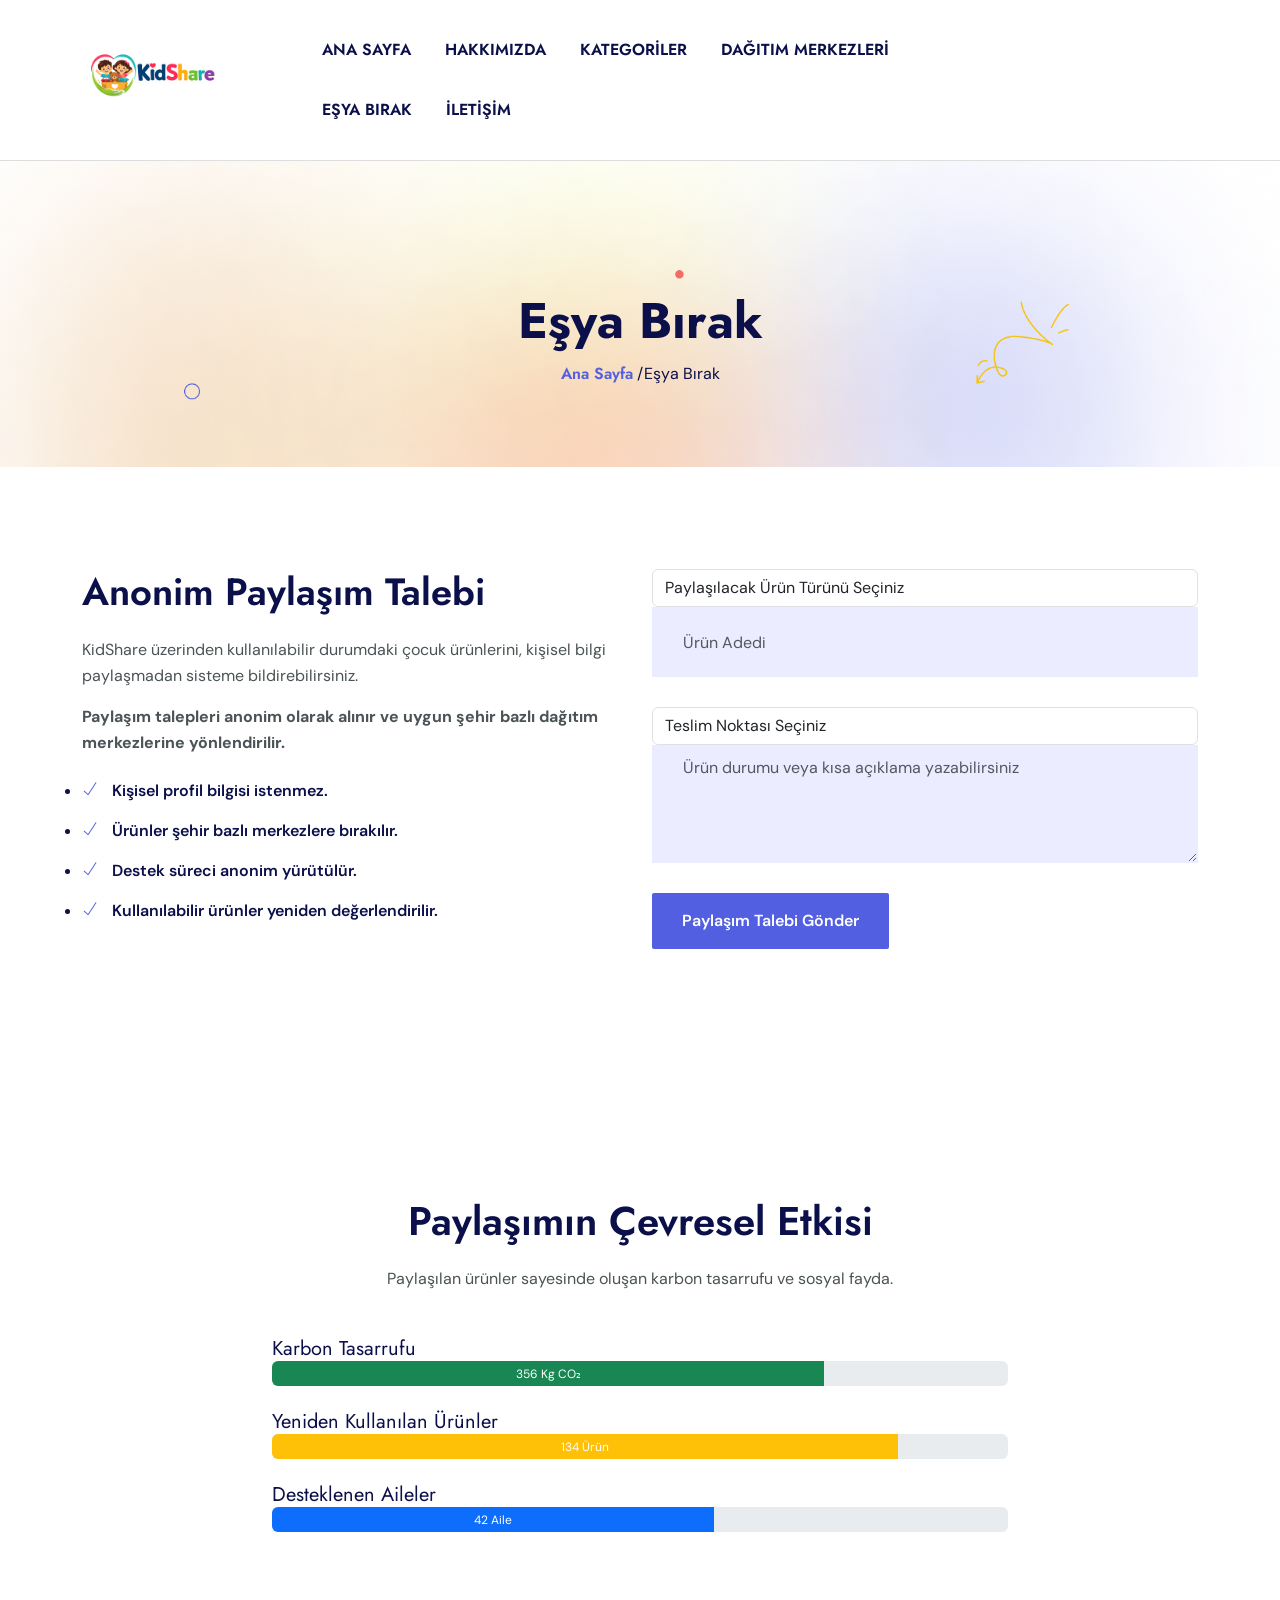
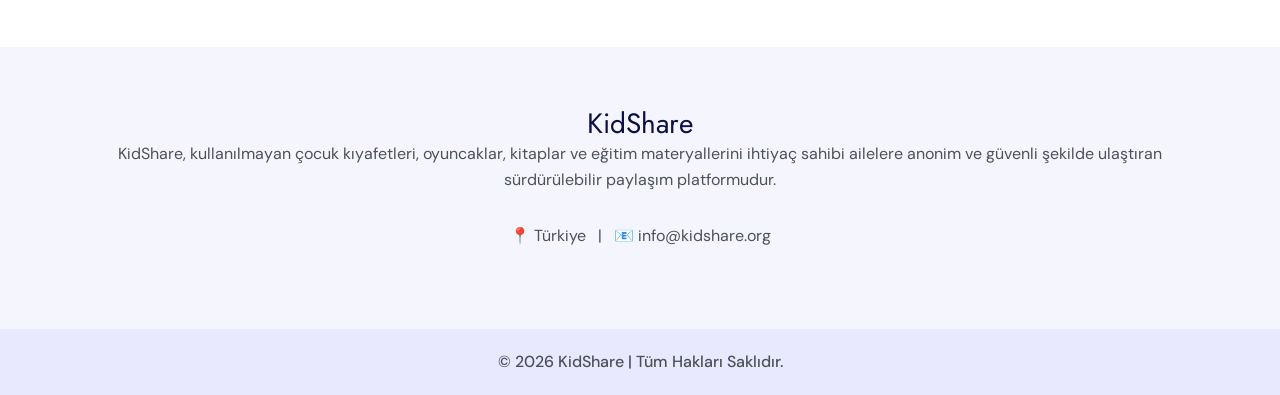
<file: eduleb/course_details.html>
<!DOCTYPE html>
<html lang="tr">
<head>
	<meta charset="utf-8">
	<meta http-equiv="X-UA-Compatible" content="IE=edge">
	<meta name="viewport" content="width=device-width, initial-scale=1, shrink-to-fit=no">
	<meta name="description" content="KidShare - Şehir Bazlı Anonim Çocuk Ürünü Paylaşım Platformu">
	<meta name="keywords" content="KidShare, çocuk kıyafeti, oyuncak, kitap, bağış, paylaşım, sürdürülebilirlik">
	<title>KidShare -Eşya Bırak</title>

	<link rel="stylesheet" href="assets/bootstrap/css/bootstrap.min.css">
	<link href="https://fonts.googleapis.com/css2?family=DM+Sans:ital,opsz,wght@0,9..40,100..1000;1,9..40,100..1000&display=swap" rel="stylesheet">
	<link href="https://fonts.googleapis.com/css2?family=Jost:ital,wght@0,100..900;1,100..900&display=swap" rel="stylesheet">
	<link rel="stylesheet" href="https://cdnjs.cloudflare.com/ajax/libs/font-awesome/6.5.2/css/all.min.css">
	<link rel="stylesheet" href="assets/fonts/font-awesome.min.css">
	<link rel="stylesheet" href="assets/fonts/themify-icons.css">
	<link rel="stylesheet" href="assets/owlcarousel/css/owl.carousel.css">
	<link rel="stylesheet" href="assets/owlcarousel/css/owl.theme.css">
	<link rel="stylesheet" href="assets/css/jquery-simple-mobilemenu.css">
	<link rel="stylesheet" href="assets/css/magnific-popup.css">
	<link rel="stylesheet" href="assets/css/animate.css">
	<link rel="stylesheet" href="assets/css/style.css">
</head>

<body data-spy="scroll" data-offset="80">

	<div class="preloaders"><span class="loader"></span></div>


	<!-- START NAVBAR -->
	<div id="navigation" class="navbar-light bg-faded site-navigation">
		<div class="container-fluid">
			<div class="row">
				<div class="col-20 align-self-center">
					<div class="site-logo">
						<a href="index.html"><img src="assets/img/logo.png" alt="KidShare Logo"></a>
					</div>
				</div>

				<div class="col-60 d-flex">
					<nav id="main-menu">
						<ul>
							<li><a href="index.html">Ana Sayfa</a></li>
							<li><a href="about.html">Hakkımızda</a></li>
							<li><a href="course.html">Kategoriler</a></li>
							<li><a href="blog.html">Dağıtım Merkezleri</a></li>
							<li><a href="course_details.html">Eşya Bırak</a></li>
							<li><a href="contact.html">İletişim</a></li>
						</ul>
					</nav>
				</div>


				<ul class="mobile_menu">
					<li><a href="index.html">Ana Sayfa</a></li>
					<li><a href="about.html">Hakkımızda</a></li>
					<li><a href="course.html">Kategoriler</a></li>
					<li><a href="blog.html">Dağıtım Merkezleri</a></li>
					<li><a href="course_details.html">Eşya Bırak</a></li>
					<li><a href="contact.html">İletişim</a></li>
				</ul>
			</div>
		</div>
	</div>
	<!-- END NAVBAR -->

	<section class="section-top">
		<div class="container">
			<div class="col-lg-10 offset-lg-1 text-center">
				<div class="section-top-title wow fadeInRight" data-wow-duration="1s" data-wow-delay="0.3s" data-wow-offset="0">
					<h1>Eşya Bırak</h1>
					<ul>
						<li><a href="index.html">Ana Sayfa</a></li>
						<li> /Eşya Bırak</li>
					</ul>
				</div>
			</div>
		</div>
	</section>

	<!-- START DONATE PAGE -->
	<section class="ab_area section-padding">
		<div class="container">
			<div class="row align-items-center">
				<div class="col-lg-6 col-sm-12 col-xs-12">
					<div class="ab_content">
						<h2><h2>Anonim Paylaşım Talebi</h2></h2>
						<p>
							KidShare üzerinden kullanılabilir durumdaki çocuk ürünlerini,
							kişisel bilgi paylaşmadan sisteme bildirebilirsiniz.
						</p>
						<p>
							<b>Paylaşım talepleri anonim olarak alınır ve uygun şehir bazlı dağıtım merkezlerine yönlendirilir.</b>
						</p>
						<ul>
							<li><span class="ti-check"></span> Kişisel profil bilgisi istenmez.</li>
							<li><span class="ti-check"></span> Ürünler şehir bazlı merkezlere bırakılır.</li>
							<li><span class="ti-check"></span> Destek süreci anonim yürütülür.</li>
							<li><span class="ti-check"></span> Kullanılabilir ürünler yeniden değerlendirilir.</li>
						</ul>
					</div>
				</div>

				<div class="col-lg-6 col-sm-12 col-xs-12">
					<form action="#" class="contact">
						<div class="form-group">
							<select class="form-control" id="urunSec">
								<option>Paylaşılacak Ürün Türünü Seçiniz</option>
								<option>Bebek Giyim</option>
								<option>Çocuk Kıyafeti</option>
								<option>Oyuncak</option>
								<option>Kitap</option>
								<option>Eğitim Materyali</option>
								<option>Ayakkabı</option>
								<option>Bebek Bakım Ürünleri</option>
								<option>Okul Çantası</option>
								<option>Kırtasiye</option>
							</select>
						</div>

						<div class="form-group">
							<input type="number" class="form-control" id="urunAdedi" placeholder="Ürün Adedi" min="1">
						</div>

						<div class="form-group">
							<select class="form-control" id="teslimNoktasi">
								<option>Teslim Noktası Seçiniz</option>
								<option>Samsun / Atakum Gönüllü Dağıtım Merkezi</option>
								<option>Ankara / Çankaya Paylaşım Noktası</option>
								<option>İstanbul / Kadıköy Gönüllü Merkezi</option>
								<option>İzmir / Bornova Destek Merkezi</option>
								<option>Bursa / Nilüfer Paylaşım Noktası</option>
								<option>Antalya / Muratpaşa Gönüllü Merkezi</option>
							</select>
						</div>

						<div class="form-group">
							<textarea class="form-control" id="urunNotu" rows="4" placeholder="Ürün durumu veya kısa açıklama yazabilirsiniz"></textarea>
						</div>

						<button type="button" class="btn_one" onclick="kidshareBildirimGonder()">
							Paylaşım Talebi Gönder
						</button>
					</form>
				</div>
			</div>
		</div>
	</section>
	<!-- END DONATE PAGE -->

<div style="height:120px;"></div>

<!-- START ECO COUNTER -->
     <section class="count_area section-padding">
		<div class="container">
			<div class="section-title text-center">
				<h2>Paylaşımın Çevresel Etkisi</h2>
				<p>Paylaşılan ürünler sayesinde oluşan karbon tasarrufu ve sosyal fayda.</p>
			</div>

			<div class="row">
				<div class="col-lg-8 offset-lg-2">
					<h5>Karbon Tasarrufu</h5>
					<div class="progress mb-4" style="height:25px;">
						<div class="progress-bar bg-success" role="progressbar" style="width:75%;">
							356 Kg CO₂
						</div>
					</div>

					<h5>Yeniden Kullanılan Ürünler</h5>
					<div class="progress mb-4" style="height:25px;">
						<div class="progress-bar bg-warning" role="progressbar" style="width:85%;">
							134 Ürün
						</div>
					</div>

					<h5>Desteklenen Aileler</h5>
					<div class="progress" style="height:25px;">
						<div class="progress-bar bg-primary" role="progressbar" style="width:60%;">
							42 Aile
						</div>
					</div>
				</div>
			</div>
		</div>
	</section>
	<!-- END ECO COUNTER -->

	<!-- START FOOTER -->
	<div class="footer section-padding">
		<div class="container">
			<div class="single_footer text-center">
				<h3>KidShare</h3>
				<p>
					KidShare, kullanılmayan çocuk kıyafetleri, oyuncaklar, kitaplar ve eğitim materyallerini
					ihtiyaç sahibi ailelere anonim ve güvenli şekilde ulaştıran sürdürülebilir paylaşım platformudur.
				</p>
				<p>📍 Türkiye &nbsp; | &nbsp; 📧 info@kidshare.org</p>
			</div>
		</div>
	</div>
	<!-- END FOOTER -->

	<div class="foot_copy">
		<div class="footer_copyright">
			<p>© 2026 KidShare | Tüm Hakları Saklıdır.</p>
		</div>
	</div>

	<script src="assets/js/jquery-1.12.4.min.js"></script>
	<script src="assets/bootstrap/js/bootstrap.min.js"></script>
	<script src="assets/js/modernizr-2.8.3.min.js"></script>
	<script src="assets/js/jquery-simple-mobilemenu.js"></script>
	<script src="assets/owlcarousel/js/owl.carousel.min.js"></script>
	<script src="assets/js/jquery.magnific-popup.min.js"></script>
	<script src="assets/js/jquery.inview.min.js"></script>
	<script src="assets/js/scrolltopcontrol.js"></script>
	<script src="assets/js/wow.min.js"></script>
	<script src="assets/js/scripts.js"></script>

	<script>
	function kidshareBildirimGonder() {
		let urun = document.getElementById("urunSec").value;
		let adet = document.getElementById("urunAdedi").value;
		let teslim = document.getElementById("teslimNoktasi").value;

		if (urun === "Paylaşılacak Ürün Türünü Seçiniz") {
			alert("Lütfen paylaşmak istediğiniz ürün türünü seçiniz.");
			return;
		}

		if (adet === "" || adet <= 0) {
			alert("Lütfen geçerli bir ürün adedi giriniz.");
			return;
		}

		if (teslim === "Teslim Noktası Seçiniz") {
			alert("Lütfen teslim noktası seçiniz.");
			return;
		}

		alert("Paylaşım talebiniz başarıyla alınmıştır. Teşekkür ederiz.");
	}
	</script>

</body>
</html>
</file>
<file: eduleb/assets/fonts/themify-icons.css>
@font-face {
	font-family: 'themify';
	src:url('../fonts/themify.eot?-fvbane');
	src:url('../fonts/themify.eot?#iefix-fvbane') format('embedded-opentype'),
		url('../fonts/themify.woff?-fvbane') format('woff'),
		url('../fonts/themify.ttf?-fvbane') format('truetype'),
		url('../fonts/themify.svg?-fvbane#themify') format('svg');
	font-weight: normal;
	font-style: normal;
}

[class^="ti-"], [class*=" ti-"] {
	font-family: 'themify';
	speak: none;
	font-style: normal;
	font-weight: normal;
	font-variant: normal;
	text-transform: none;
	line-height: 1;

	/* Better Font Rendering =========== */
	-webkit-font-smoothing: antialiased;
	-moz-osx-font-smoothing: grayscale;
}

.ti-wand:before {
	content: "\e600";
}
.ti-volume:before {
	content: "\e601";
}
.ti-user:before {
	content: "\e602";
}
.ti-unlock:before {
	content: "\e603";
}
.ti-unlink:before {
	content: "\e604";
}
.ti-trash:before {
	content: "\e605";
}
.ti-thought:before {
	content: "\e606";
}
.ti-target:before {
	content: "\e607";
}
.ti-tag:before {
	content: "\e608";
}
.ti-tablet:before {
	content: "\e609";
}
.ti-star:before {
	content: "\e60a";
}
.ti-spray:before {
	content: "\e60b";
}
.ti-signal:before {
	content: "\e60c";
}
.ti-shopping-cart:before {
	content: "\e60d";
}
.ti-shopping-cart-full:before {
	content: "\e60e";
}
.ti-settings:before {
	content: "\e60f";
}
.ti-search:before {
	content: "\e610";
}
.ti-zoom-in:before {
	content: "\e611";
}
.ti-zoom-out:before {
	content: "\e612";
}
.ti-cut:before {
	content: "\e613";
}
.ti-ruler:before {
	content: "\e614";
}
.ti-ruler-pencil:before {
	content: "\e615";
}
.ti-ruler-alt:before {
	content: "\e616";
}
.ti-bookmark:before {
	content: "\e617";
}
.ti-bookmark-alt:before {
	content: "\e618";
}
.ti-reload:before {
	content: "\e619";
}
.ti-plus:before {
	content: "\e61a";
}
.ti-pin:before {
	content: "\e61b";
}
.ti-pencil:before {
	content: "\e61c";
}
.ti-pencil-alt:before {
	content: "\e61d";
}
.ti-paint-roller:before {
	content: "\e61e";
}
.ti-paint-bucket:before {
	content: "\e61f";
}
.ti-na:before {
	content: "\e620";
}
.ti-mobile:before {
	content: "\e621";
}
.ti-minus:before {
	content: "\e622";
}
.ti-medall:before {
	content: "\e623";
}
.ti-medall-alt:before {
	content: "\e624";
}
.ti-marker:before {
	content: "\e625";
}
.ti-marker-alt:before {
	content: "\e626";
}
.ti-arrow-up:before {
	content: "\e627";
}
.ti-arrow-right:before {
	content: "\e628";
}
.ti-arrow-left:before {
	content: "\e629";
}
.ti-arrow-down:before {
	content: "\e62a";
}
.ti-lock:before {
	content: "\e62b";
}
.ti-location-arrow:before {
	content: "\e62c";
}
.ti-link:before {
	content: "\e62d";
}
.ti-layout:before {
	content: "\e62e";
}
.ti-layers:before {
	content: "\e62f";
}
.ti-layers-alt:before {
	content: "\e630";
}
.ti-key:before {
	content: "\e631";
}
.ti-import:before {
	content: "\e632";
}
.ti-image:before {
	content: "\e633";
}
.ti-heart:before {
	content: "\e634";
}
.ti-heart-broken:before {
	content: "\e635";
}
.ti-hand-stop:before {
	content: "\e636";
}
.ti-hand-open:before {
	content: "\e637";
}
.ti-hand-drag:before {
	content: "\e638";
}
.ti-folder:before {
	content: "\e639";
}
.ti-flag:before {
	content: "\e63a";
}
.ti-flag-alt:before {
	content: "\e63b";
}
.ti-flag-alt-2:before {
	content: "\e63c";
}
.ti-eye:before {
	content: "\e63d";
}
.ti-export:before {
	content: "\e63e";
}
.ti-exchange-vertical:before {
	content: "\e63f";
}
.ti-desktop:before {
	content: "\e640";
}
.ti-cup:before {
	content: "\e641";
}
.ti-crown:before {
	content: "\e642";
}
.ti-comments:before {
	content: "\e643";
}
.ti-comment:before {
	content: "\e644";
}
.ti-comment-alt:before {
	content: "\e645";
}
.ti-close:before {
	content: "\e646";
}
.ti-clip:before {
	content: "\e647";
}
.ti-angle-up:before {
	content: "\e648";
}
.ti-angle-right:before {
	content: "\e649";
}
.ti-angle-left:before {
	content: "\e64a";
}
.ti-angle-down:before {
	content: "\e64b";
}
.ti-check:before {
	content: "\e64c";
}
.ti-check-box:before {
	content: "\e64d";
}
.ti-camera:before {
	content: "\e64e";
}
.ti-announcement:before {
	content: "\e64f";
}
.ti-brush:before {
	content: "\e650";
}
.ti-briefcase:before {
	content: "\e651";
}
.ti-bolt:before {
	content: "\e652";
}
.ti-bolt-alt:before {
	content: "\e653";
}
.ti-blackboard:before {
	content: "\e654";
}
.ti-bag:before {
	content: "\e655";
}
.ti-move:before {
	content: "\e656";
}
.ti-arrows-vertical:before {
	content: "\e657";
}
.ti-arrows-horizontal:before {
	content: "\e658";
}
.ti-fullscreen:before {
	content: "\e659";
}
.ti-arrow-top-right:before {
	content: "\e65a";
}
.ti-arrow-top-left:before {
	content: "\e65b";
}
.ti-arrow-circle-up:before {
	content: "\e65c";
}
.ti-arrow-circle-right:before {
	content: "\e65d";
}
.ti-arrow-circle-left:before {
	content: "\e65e";
}
.ti-arrow-circle-down:before {
	content: "\e65f";
}
.ti-angle-double-up:before {
	content: "\e660";
}
.ti-angle-double-right:before {
	content: "\e661";
}
.ti-angle-double-left:before {
	content: "\e662";
}
.ti-angle-double-down:before {
	content: "\e663";
}
.ti-zip:before {
	content: "\e664";
}
.ti-world:before {
	content: "\e665";
}
.ti-wheelchair:before {
	content: "\e666";
}
.ti-view-list:before {
	content: "\e667";
}
.ti-view-list-alt:before {
	content: "\e668";
}
.ti-view-grid:before {
	content: "\e669";
}
.ti-uppercase:before {
	content: "\e66a";
}
.ti-upload:before {
	content: "\e66b";
}
.ti-underline:before {
	content: "\e66c";
}
.ti-truck:before {
	content: "\e66d";
}
.ti-timer:before {
	content: "\e66e";
}
.ti-ticket:before {
	content: "\e66f";
}
.ti-thumb-up:before {
	content: "\e670";
}
.ti-thumb-down:before {
	content: "\e671";
}
.ti-text:before {
	content: "\e672";
}
.ti-stats-up:before {
	content: "\e673";
}
.ti-stats-down:before {
	content: "\e674";
}
.ti-split-v:before {
	content: "\e675";
}
.ti-split-h:before {
	content: "\e676";
}
.ti-smallcap:before {
	content: "\e677";
}
.ti-shine:before {
	content: "\e678";
}
.ti-shift-right:before {
	content: "\e679";
}
.ti-shift-left:before {
	content: "\e67a";
}
.ti-shield:before {
	content: "\e67b";
}
.ti-notepad:before {
	content: "\e67c";
}
.ti-server:before {
	content: "\e67d";
}
.ti-quote-right:before {
	content: "\e67e";
}
.ti-quote-left:before {
	content: "\e67f";
}
.ti-pulse:before {
	content: "\e680";
}
.ti-printer:before {
	content: "\e681";
}
.ti-power-off:before {
	content: "\e682";
}
.ti-plug:before {
	content: "\e683";
}
.ti-pie-chart:before {
	content: "\e684";
}
.ti-paragraph:before {
	content: "\e685";
}
.ti-panel:before {
	content: "\e686";
}
.ti-package:before {
	content: "\e687";
}
.ti-music:before {
	content: "\e688";
}
.ti-music-alt:before {
	content: "\e689";
}
.ti-mouse:before {
	content: "\e68a";
}
.ti-mouse-alt:before {
	content: "\e68b";
}
.ti-money:before {
	content: "\e68c";
}
.ti-microphone:before {
	content: "\e68d";
}
.ti-menu:before {
	content: "\e68e";
}
.ti-menu-alt:before {
	content: "\e68f";
}
.ti-map:before {
	content: "\e690";
}
.ti-map-alt:before {
	content: "\e691";
}
.ti-loop:before {
	content: "\e692";
}
.ti-location-pin:before {
	content: "\e693";
}
.ti-list:before {
	content: "\e694";
}
.ti-light-bulb:before {
	content: "\e695";
}
.ti-Italic:before {
	content: "\e696";
}
.ti-info:before {
	content: "\e697";
}
.ti-infinite:before {
	content: "\e698";
}
.ti-id-badge:before {
	content: "\e699";
}
.ti-hummer:before {
	content: "\e69a";
}
.ti-home:before {
	content: "\e69b";
}
.ti-help:before {
	content: "\e69c";
}
.ti-headphone:before {
	content: "\e69d";
}
.ti-harddrives:before {
	content: "\e69e";
}
.ti-harddrive:before {
	content: "\e69f";
}
.ti-gift:before {
	content: "\e6a0";
}
.ti-game:before {
	content: "\e6a1";
}
.ti-filter:before {
	content: "\e6a2";
}
.ti-files:before {
	content: "\e6a3";
}
.ti-file:before {
	content: "\e6a4";
}
.ti-eraser:before {
	content: "\e6a5";
}
.ti-envelope:before {
	content: "\e6a6";
}
.ti-download:before {
	content: "\e6a7";
}
.ti-direction:before {
	content: "\e6a8";
}
.ti-direction-alt:before {
	content: "\e6a9";
}
.ti-dashboard:before {
	content: "\e6aa";
}
.ti-control-stop:before {
	content: "\e6ab";
}
.ti-control-shuffle:before {
	content: "\e6ac";
}
.ti-control-play:before {
	content: "\e6ad";
}
.ti-control-pause:before {
	content: "\e6ae";
}
.ti-control-forward:before {
	content: "\e6af";
}
.ti-control-backward:before {
	content: "\e6b0";
}
.ti-cloud:before {
	content: "\e6b1";
}
.ti-cloud-up:before {
	content: "\e6b2";
}
.ti-cloud-down:before {
	content: "\e6b3";
}
.ti-clipboard:before {
	content: "\e6b4";
}
.ti-car:before {
	content: "\e6b5";
}
.ti-calendar:before {
	content: "\e6b6";
}
.ti-book:before {
	content: "\e6b7";
}
.ti-bell:before {
	content: "\e6b8";
}
.ti-basketball:before {
	content: "\e6b9";
}
.ti-bar-chart:before {
	content: "\e6ba";
}
.ti-bar-chart-alt:before {
	content: "\e6bb";
}
.ti-back-right:before {
	content: "\e6bc";
}
.ti-back-left:before {
	content: "\e6bd";
}
.ti-arrows-corner:before {
	content: "\e6be";
}
.ti-archive:before {
	content: "\e6bf";
}
.ti-anchor:before {
	content: "\e6c0";
}
.ti-align-right:before {
	content: "\e6c1";
}
.ti-align-left:before {
	content: "\e6c2";
}
.ti-align-justify:before {
	content: "\e6c3";
}
.ti-align-center:before {
	content: "\e6c4";
}
.ti-alert:before {
	content: "\e6c5";
}
.ti-alarm-clock:before {
	content: "\e6c6";
}
.ti-agenda:before {
	content: "\e6c7";
}
.ti-write:before {
	content: "\e6c8";
}
.ti-window:before {
	content: "\e6c9";
}
.ti-widgetized:before {
	content: "\e6ca";
}
.ti-widget:before {
	content: "\e6cb";
}
.ti-widget-alt:before {
	content: "\e6cc";
}
.ti-wallet:before {
	content: "\e6cd";
}
.ti-video-clapper:before {
	content: "\e6ce";
}
.ti-video-camera:before {
	content: "\e6cf";
}
.ti-vector:before {
	content: "\e6d0";
}
.ti-themify-logo:before {
	content: "\e6d1";
}
.ti-themify-favicon:before {
	content: "\e6d2";
}
.ti-themify-favicon-alt:before {
	content: "\e6d3";
}
.ti-support:before {
	content: "\e6d4";
}
.ti-stamp:before {
	content: "\e6d5";
}
.ti-split-v-alt:before {
	content: "\e6d6";
}
.ti-slice:before {
	content: "\e6d7";
}
.ti-shortcode:before {
	content: "\e6d8";
}
.ti-shift-right-alt:before {
	content: "\e6d9";
}
.ti-shift-left-alt:before {
	content: "\e6da";
}
.ti-ruler-alt-2:before {
	content: "\e6db";
}
.ti-receipt:before {
	content: "\e6dc";
}
.ti-pin2:before {
	content: "\e6dd";
}
.ti-pin-alt:before {
	content: "\e6de";
}
.ti-pencil-alt2:before {
	content: "\e6df";
}
.ti-palette:before {
	content: "\e6e0";
}
.ti-more:before {
	content: "\e6e1";
}
.ti-more-alt:before {
	content: "\e6e2";
}
.ti-microphone-alt:before {
	content: "\e6e3";
}
.ti-magnet:before {
	content: "\e6e4";
}
.ti-line-double:before {
	content: "\e6e5";
}
.ti-line-dotted:before {
	content: "\e6e6";
}
.ti-line-dashed:before {
	content: "\e6e7";
}
.ti-layout-width-full:before {
	content: "\e6e8";
}
.ti-layout-width-default:before {
	content: "\e6e9";
}
.ti-layout-width-default-alt:before {
	content: "\e6ea";
}
.ti-layout-tab:before {
	content: "\e6eb";
}
.ti-layout-tab-window:before {
	content: "\e6ec";
}
.ti-layout-tab-v:before {
	content: "\e6ed";
}
.ti-layout-tab-min:before {
	content: "\e6ee";
}
.ti-layout-slider:before {
	content: "\e6ef";
}
.ti-layout-slider-alt:before {
	content: "\e6f0";
}
.ti-layout-sidebar-right:before {
	content: "\e6f1";
}
.ti-layout-sidebar-none:before {
	content: "\e6f2";
}
.ti-layout-sidebar-left:before {
	content: "\e6f3";
}
.ti-layout-placeholder:before {
	content: "\e6f4";
}
.ti-layout-menu:before {
	content: "\e6f5";
}
.ti-layout-menu-v:before {
	content: "\e6f6";
}
.ti-layout-menu-separated:before {
	content: "\e6f7";
}
.ti-layout-menu-full:before {
	content: "\e6f8";
}
.ti-layout-media-right-alt:before {
	content: "\e6f9";
}
.ti-layout-media-right:before {
	content: "\e6fa";
}
.ti-layout-media-overlay:before {
	content: "\e6fb";
}
.ti-layout-media-overlay-alt:before {
	content: "\e6fc";
}
.ti-layout-media-overlay-alt-2:before {
	content: "\e6fd";
}
.ti-layout-media-left-alt:before {
	content: "\e6fe";
}
.ti-layout-media-left:before {
	content: "\e6ff";
}
.ti-layout-media-center-alt:before {
	content: "\e700";
}
.ti-layout-media-center:before {
	content: "\e701";
}
.ti-layout-list-thumb:before {
	content: "\e702";
}
.ti-layout-list-thumb-alt:before {
	content: "\e703";
}
.ti-layout-list-post:before {
	content: "\e704";
}
.ti-layout-list-large-image:before {
	content: "\e705";
}
.ti-layout-line-solid:before {
	content: "\e706";
}
.ti-layout-grid4:before {
	content: "\e707";
}
.ti-layout-grid3:before {
	content: "\e708";
}
.ti-layout-grid2:before {
	content: "\e709";
}
.ti-layout-grid2-thumb:before {
	content: "\e70a";
}
.ti-layout-cta-right:before {
	content: "\e70b";
}
.ti-layout-cta-left:before {
	content: "\e70c";
}
.ti-layout-cta-center:before {
	content: "\e70d";
}
.ti-layout-cta-btn-right:before {
	content: "\e70e";
}
.ti-layout-cta-btn-left:before {
	content: "\e70f";
}
.ti-layout-column4:before {
	content: "\e710";
}
.ti-layout-column3:before {
	content: "\e711";
}
.ti-layout-column2:before {
	content: "\e712";
}
.ti-layout-accordion-separated:before {
	content: "\e713";
}
.ti-layout-accordion-merged:before {
	content: "\e714";
}
.ti-layout-accordion-list:before {
	content: "\e715";
}
.ti-ink-pen:before {
	content: "\e716";
}
.ti-info-alt:before {
	content: "\e717";
}
.ti-help-alt:before {
	content: "\e718";
}
.ti-headphone-alt:before {
	content: "\e719";
}
.ti-hand-point-up:before {
	content: "\e71a";
}
.ti-hand-point-right:before {
	content: "\e71b";
}
.ti-hand-point-left:before {
	content: "\e71c";
}
.ti-hand-point-down:before {
	content: "\e71d";
}
.ti-gallery:before {
	content: "\e71e";
}
.ti-face-smile:before {
	content: "\e71f";
}
.ti-face-sad:before {
	content: "\e720";
}
.ti-credit-card:before {
	content: "\e721";
}
.ti-control-skip-forward:before {
	content: "\e722";
}
.ti-control-skip-backward:before {
	content: "\e723";
}
.ti-control-record:before {
	content: "\e724";
}
.ti-control-eject:before {
	content: "\e725";
}
.ti-comments-smiley:before {
	content: "\e726";
}
.ti-brush-alt:before {
	content: "\e727";
}
.ti-youtube:before {
	content: "\e728";
}
.ti-vimeo:before {
	content: "\e729";
}
.ti-twitter:before {
	content: "\e72a";
}
.ti-time:before {
	content: "\e72b";
}
.ti-tumblr:before {
	content: "\e72c";
}
.ti-skype:before {
	content: "\e72d";
}
.ti-share:before {
	content: "\e72e";
}
.ti-share-alt:before {
	content: "\e72f";
}
.ti-rocket:before {
	content: "\e730";
}
.ti-pinterest:before {
	content: "\e731";
}
.ti-new-window:before {
	content: "\e732";
}
.ti-microsoft:before {
	content: "\e733";
}
.ti-list-ol:before {
	content: "\e734";
}
.ti-linkedin:before {
	content: "\e735";
}
.ti-layout-sidebar-2:before {
	content: "\e736";
}
.ti-layout-grid4-alt:before {
	content: "\e737";
}
.ti-layout-grid3-alt:before {
	content: "\e738";
}
.ti-layout-grid2-alt:before {
	content: "\e739";
}
.ti-layout-column4-alt:before {
	content: "\e73a";
}
.ti-layout-column3-alt:before {
	content: "\e73b";
}
.ti-layout-column2-alt:before {
	content: "\e73c";
}
.ti-instagram:before {
	content: "\e73d";
}
.ti-google:before {
	content: "\e73e";
}
.ti-github:before {
	content: "\e73f";
}
.ti-flickr:before {
	content: "\e740";
}
.ti-facebook:before {
	content: "\e741";
}
.ti-dropbox:before {
	content: "\e742";
}
.ti-dribbble:before {
	content: "\e743";
}
.ti-apple:before {
	content: "\e744";
}
.ti-android:before {
	content: "\e745";
}
.ti-save:before {
	content: "\e746";
}
.ti-save-alt:before {
	content: "\e747";
}
.ti-yahoo:before {
	content: "\e748";
}
.ti-wordpress:before {
	content: "\e749";
}
.ti-vimeo-alt:before {
	content: "\e74a";
}
.ti-twitter-alt:before {
	content: "\e74b";
}
.ti-tumblr-alt:before {
	content: "\e74c";
}
.ti-trello:before {
	content: "\e74d";
}
.ti-stack-overflow:before {
	content: "\e74e";
}
.ti-soundcloud:before {
	content: "\e74f";
}
.ti-sharethis:before {
	content: "\e750";
}
.ti-sharethis-alt:before {
	content: "\e751";
}
.ti-reddit:before {
	content: "\e752";
}
.ti-pinterest-alt:before {
	content: "\e753";
}
.ti-microsoft-alt:before {
	content: "\e754";
}
.ti-linux:before {
	content: "\e755";
}
.ti-jsfiddle:before {
	content: "\e756";
}
.ti-joomla:before {
	content: "\e757";
}
.ti-html5:before {
	content: "\e758";
}
.ti-flickr-alt:before {
	content: "\e759";
}
.ti-email:before {
	content: "\e75a";
}
.ti-drupal:before {
	content: "\e75b";
}
.ti-dropbox-alt:before {
	content: "\e75c";
}
.ti-css3:before {
	content: "\e75d";
}
.ti-rss:before {
	content: "\e75e";
}
.ti-rss-alt:before {
	content: "\e75f";
}
</file>
<file: eduleb/assets/css/style.css>
/*
Author       : theme_ocean
Template Name: Eduleb - Education HTML Template
Version      : 1.0
*/
/*=============================================================
    CSS INDEX
    =============================
    01. GENERAL STYLE (body, link color, section-title, preloader btn, overlay, section-padding etc)
    02. START NAVIGATION
    03. START HOME DESIGN
    04. START COUNTER DESIGN
    05. START TOP PROMO STYLE
    06. START ABOUT DESIGN
    07. START COURSE DESIGN
    08. START PARTNER & VIDEO DESIGN
    09. START TEAM DESIGN
    10. START REVIEWS DESIGN
    11. START BLOG DESIGN
    12. START FOOTER DESIGN
    13. START FREE COURSE+INSTRUCTOR CSS
    14. START PRICING DESIGN
    15. START CONTACT PAGE DESIGN
    16. START FAQ DESIGN
    17. START ERROR PAGE DESIGN
    18. START SECTION TOP DESIGN
  =============================================================*/
/*
* ----------------------------------------------------------------------------------------
* 01.GENERAL STYLE
* ----------------------------------------------------------------------------------------
*/
body {
	color: #4a5355;
	font-family: "DM Sans", sans-serif;
	font-size: 16px;
	font-weight: 400;
	line-height: 26px;
	background: #fff;
	overflow-x: hidden;
}

html,
body { height: 100%;position:relative;  }
h1,
h2,
h3,
h4,
h5,
h6 {
  letter-spacing: 0px;
  margin: 0px; 
  font-family: "Jost", sans-serif;
  color: #0b104a;
  font-weight: 400;
}
a {
font-family: "Jost", sans-serif;
text-decoration: none;
color: #0b104a;
-webkit-transition: all 0.2s ease 0s;
transition: all 0.2s ease 0s;
}
a:hover {
    color: #fff;
    text-decoration: none;
}
a:focus {
    outline: none;
    text-decoration: none;
}
p {
    margin-bottom: 0;
}
ul,
li {
    margin: 0;
    padding: 0;
}
::-moz-selection {
	background: #525fe1;
	color: #ffffff;
}
::selection {
	background: #525fe1;
	color: #ffffff;
}

fieldset {
    border: 0 none;
    margin: 0 auto;
    padding: 0;
}

/*START SECTION TITLE DESIGN*/
.section-title{margin-bottom:60px;}
.section-title h2 {
	font-size: 40px;
	font-weight: 600;
	margin-top: 0;
	position: relative;
	line-height: 50px;
}
.section-title p{
width:60%;
margin:auto;
margin-top: 20px;
}
.section-title b{color:#525fe1;font-weight: 600;}
@media only screen and (max-width:768px){
.section-title p{padding-right:0px;margin-bottom: 30px;}
}
@media only screen and (max-width:480px){
.section-title  h2 {font-size:35px;}
}
/*END SECTION TITLE DESIGN*/
/*START SCROLL TO TOP*/
.topcontrol {
background:none;
border-radius: 30px;
bottom: 5px;
border:2px solid #525fe1;
box-shadow: 0 1px 10px 0 rgba(0, 0, 0, 0.2);
color: #525fe1;
cursor: pointer;
font-size: 22px;
height: 50px;
line-height: 47px;
opacity: 1;
-ms-filter: "progid:DXImageTransform.Microsoft.Alpha(Opacity=100)";
position: fixed;
right: 5px;
text-align: center;
-webkit-transition: all 0.2s ease 0s;
transition: all 0.2s ease 0s;
width: 50px;
}
.topcontrol:hover {
    background:#525fe1;
	border:2px solid #525fe1;
    color: #000;
}
/*END SCROLL TO TOP*/
/*START BTN*/
.btn_one {
	background: #525fe1;
	border: 1px solid #525fe1;
	padding: 15px 30px;
	border-radius: 2px;
	color: #fff;
	transition: 0.3s;
	font-weight: 600;
}
.btn_one i{margin-right:5px;}
.btn_one:hover{
background:#f26b65;
color:#fff;
border: 1px solid #f26b65;
}
@media only screen and (max-width:960px){
.btn_one{
padding: 14px 25px;
margin-top: 0px;
}
.btn_one i{margin-right:5px;display:none;}
}
.btn_two {}
.btn_two:hover{}
/*END BTN*/
/*
* ----------------------------------------------------------------------------------------
* 01.END GENERAL STYLE
* ----------------------------------------------------------------------------------------
*/

/*
* ----------------------------------------------------------------------------------------
* 02.START NAVIGATION
* ----------------------------------------------------------------------------------------
*/
.col-20{
	width: 20%;
}
.col-60{
	width: 60%;
}
.col-20{
	width: 20%;
}
.site-logo{
	width: 150px;
}
.site-logo a{
	display: block;
}
.site-logo img{
	max-width: 100%;
}
#navigation{
	padding: 20px 65px;
	border-bottom: 1px solid #ddd;
}
.navigation2{
	border-bottom: 0px !important;
	background:#fff;
}
@media only screen and (max-width:960px){
#navigation{border-bottom: 0px;}
}
.navbar-fixed {
    z-index: 999;
    position: fixed;
    opacity: .98;
    -ms-filter:"progid:DXImageTransform.Microsoft.Alpha(Opacity=98)";
    width: 100%;
    top: 0;
    -webkit-animation: fadeInDown 800ms;
    animation: fadeInDown 800ms;
    -webkit-backface-visibility: hidden;
    border-radius: 0px;
    background: #fff;
	box-shadow: 10px 15px 18px rgba(23, 23, 36, 0.03);
}

@media only screen and (max-width:960px){
#navigation.navbar-fixed{display:none;}
}
#main-menu{
}
#main-menu ul{
	list-style-type: none;
}

#main-menu ul li {
	display: inline-block;
	padding: 0 15px;
	position: relative;
	line-height: 60px;
}
@media only screen and (max-width:1024px){
#main-menu ul li {padding: 0 6px;}
}	
#main-menu ul li a {
	position: relative;
	text-transform: uppercase;
	color: #0b104a;
	font-weight: 600;
	transition: .5s;
	font-size: 16px;
}
#main-menu ul li a:hover,
#main-menu ul li a:focus{
	color: #525fe1;
}
#navigation .header-btn {
	padding-right:20px;
}



/*-------------------------------
# Dropdwon menu 
--------------------------------*/

#navigation #main-menu ul li ul ,
#navigation #main-menu ul li ul li ul {	
	background: #525fe1;
	-webkit-box-shadow: 0 0 10px 3px rgba(0,0,0,.05);
	box-shadow: 0 0 10px 3px rgba(0,0,0,.05);
	left: -55px;
	list-style: outside none none;
	margin:  0;
	opacity: 0;
	-ms-filter:"progid:DXImageTransform.Microsoft.Alpha(Opacity=0)";
	padding:10px;
	position: absolute;
	text-align: left;
	top: 120%;
	-webkit-transition:all 0.5s ease 0s;
	-o-transition: all 0.5s ease 0s;
	transition: all 0.5s ease 0s;
	visibility: hidden;
	width: 210px;
	z-index: 999;
	border-radius: 4px;
	border-top: 2px solid #525fe1;
}
#navigation #main-menu .menu-item-has-children {
	position: relative;
	margin-right: 20px;
}
#navigation #main-menu .menu-item-has-children::after {
	position: absolute;
	content: "\e64b";
	font-family: themify;
	margin-top: 0px;
	margin-left: 0;
	font-size: 10px;
	right: -10px;
	top: 0px;
	color: #0b104a;
	font-size: 13px;
	font-weight: 600;
}
#navigation #main-menu ul li  ul li{
	position: relative;
}
#navigation #main-menu ul li ul li ul{
	top: 0;
	right: auto;
	left: 205px;
}
#navigation.navbar-fixed #main-menu ul li li a{
	color: #fff;
} 
#navigation #main-menu ul li:hover ul,
#navigation #main-menu ul li ul li:hover > ul{
	opacity: 1;
	-ms-filter: "progid:DXImageTransform.Microsoft.Alpha(Opacity=100)"; 
	visibility: visible;
	top: 100%;
}
#navigation #main-menu ul li ul li {display: block; margin: 0; padding: 0;}

#navigation #main-menu ul li ul li a {
	color: #fff;
	display: block;
	font-size: 16px;
	line-height: 30px;
	font-weight: 600;
	padding: 5px 12px;
	position: relative;	
	transition: all 0.3s ease 0s !important;
	visibility: inherit !important;
	opacity: inherit !important;
	text-transform: capitalize;
}

#navigation #main-menu ul li ul li a:hover{
	color: #fff;
	background-color: #525fe1;
	text-decoration: none;
}
@media only screen and (max-width: 991px){
	
	.col-60{
		display: none!important;
	}

	#sm_menu_ham {
		display: block;
		top: 40px;
		right: 11%;
		position: absolute;
	}
	.sidebar{
		padding-top: 100px;
	}
}

@media only screen and (max-width: 767px){
.spt-130 {
padding-top: 90px;
}	
#mobile_menu{
display: block;
width: 100%;

}
}
@media only screen and (max-width: 575px){
#navigation {
padding: 30px 20px;
}
#sm_menu_ham {
top: 40px;
}
}
.header-btn{
	display: inline-block;
	font-weight: 600;
	font-size: 18px;
	color: #0b104a;
	transition: .5s;	
}
.header-btn:hover,
.header-btn:focus{
	color: #525fe1;
	
}
/*
* ----------------------------------------------------------------------------------------
* 02.END NAVIGATION
* ----------------------------------------------------------------------------------------
*/

/*
* ----------------------------------------------------------------------------------------
* 03.START HOME DESIGN
* ----------------------------------------------------------------------------------------
*/
.home_bg {
	height: 850px;
	position:relative;
}
@media only screen and (max-width:960px){
.home_bg {height:650px;}
}
@media only screen and (max-width:480px){
.home_bg {height:800px;}
}
.hero-text{position:relative;}
.hero-text h1 span{color: #525fe1;}
.hero-text h1 {
	color: #0b104a;
	font-size: 64px;
	font-weight: 700;
	letter-spacing: 0;
	line-height: 74px;
	padding-top: 250px;
	margin-bottom: 20px;
}
@media only screen and (max-width:960px){
.hero-text h1 {padding-top:150px;font-size:64px;line-height:74px;}
}
@media only screen and (max-width:768px){
.hero-text h1 {padding-top:150px;font-size: 64px;line-height: 74px;}
}
@media only screen and (max-width:480px){
.hero-text h1 {padding-top:150px;font-size: 34px;line-height:44px;}
}
.hero-text p {
	width:80%;
	font-weight:500;
	margin-bottom: 30px;
}
/*SUBSCRIBE FIELD*/
.banner_subs {
	display: block;
	position: relative;
	margin-top: 30px;
}
@media only screen and (max-width:480px){
.banner_subs {display: none;}
}
.banner_subs button{border:none;}
.home_si {
	background: #fff;
	border-radius: 0px;
	color: #0b104a;
	display: block;
	height: 70px;
	letter-spacing: 1px;
	margin: 0;
	padding: 0 60px 0 20px;
	text-transform: capitalize;
	width: 100%;
}
.home_si:focus{
outline:0 none;
box-shadow:none;
border: 1px solid #525fe1!important;
}
.home_sb button {
	background-color: #525fe1;
	border-radius: 0px;
	color: #fff;
	cursor: pointer;
	display: block;
	font-size: 20px;
	height: 60px;
	position: absolute;
	right: 5px;
	top: 5px;
	padding: 0 20px;
	width: 25%;
	transition: 0.3s;
}
.home_sb button:hover{
	color:#fff;
	background:#f26b65;
}
/*END SUBSCRIBE FIELD*/
.hero-text-img {
	position: absolute;
	bottom: 0;
	right:5%;
}
.hero-text-img img{
    position: relative;
    height: 580px;
    width: auto;
    object-fit: contain;
}
@media only screen and (max-width:960px) { 
.hero-text-img img{display:none;}
}
@media only screen and (max-width:480px) { 
.hero-text-img img{display:block;width:80%;}
}
/*HOME TWO BANNER CSS*/
.hero-text2{position:relative;}
.hero-text2 h1 span{color: #f26b65;}
.hero-text2 h1 {
	color: #fff;
	font-size: 64px;
	font-weight: 700;
	letter-spacing: 0;
	line-height: 74px;
	padding-top: 250px;
	margin-bottom: 20px;
}
@media only screen and (max-width:960px){
.hero-text2 h1 {padding-top:150px;font-size:64px;line-height:74px;}
}
@media only screen and (max-width:768px){
.hero-text2 h1 {padding-top:150px;font-size: 64px;line-height: 74px;}
}
@media only screen and (max-width:480px){
.hero-text2 h1 {padding-top:250px;font-size: 34px;line-height:44px;}
}
.hero-text2 p {
	width:80%;
	font-weight:500;
	margin-bottom: 30px;
}
.hero-text-img2 {
	position: absolute;
	bottom: 0;
	left:5%;
}
.hero-text-img2{}
@media only screen and (max-width:960px) { 
.hero-text-img2 img{display:none;}
}

/*SUBSCRIBE FIELD*/
.banner_subs2 {
	display: block;
	position: relative;
	margin-top: 30px;
}
@media only screen and (max-width:480px){
.banner_subs2 {display: none;}
}
.banner_subs2 button{border:none;}
.home_si2 {
	background: #fff;
	border-radius: 0px;
	color: #0b104a;
	display: block;
	height: 70px;
	letter-spacing: 1px;
	margin: 0;
	padding: 0 60px 0 20px;
	text-transform: capitalize;
	width: 100%;
}
.home_si2:focus{
outline:0 none;
box-shadow:none;
border: 1px solid #525fe1!important;
}
.home_sb2 button {
	background-color: #525fe1;
	border-radius: 0px;
	color: #fff;
	cursor: pointer;
	display: block;
	font-size: 20px;
	height: 60px;
	position: absolute;
	right: 5px;
	top: 5px;
	padding: 0 20px;
	width: 25%;
	transition: 0.3s;
}
.home_sb2 button:hover{
	color:#fff;
	background:#f26b65;
}
.home_tag {
	margin-top: 30px;
	position: relative;
}
.home_tag span{color: #fff;}
.home_tag a {
	color: #fff;
	font-weight: 600;
	padding: 0 5px;
	text-decoration: underline;
	transition: 0.3s;
}
.home_tag a:hover{color: #f26b65;}
/*END SUBSCRIBE FIELD*/
/*END HOME TWO BANNER CSS*/


.home_ps {
	background: #fff;
	width: 250px;
	padding: 20px;
	border-radius: 5px;
	box-shadow: 0px 0 30px rgba(1, 41, 112, 0.08);
	position: absolute;
	top: 45%;
	right: 20%;
	left: 60%;
}	
@media only screen and (max-width:1024px){
.home_ps {display:none;}
}
@media only screen and (max-width:880px){
.home_ps {display:none;}
}	
@media only screen and (max-width:480px){
.home_ps {left: 35%;display:block}
}
.home_ps span {
color: #2D36BB;
	background: #ECEDFF;
	width: 50px;
	float: left;
	height: 50px;
	line-height: 50px;
	border-radius: 30px;
	font-size: 20px;
	text-align: center;
	margin-right: 15px;
}
.home_ps h2{font-weight:500;}
/*
* ----------------------------------------------------------------------------------------
* 03.END HOME DESIGN
* ----------------------------------------------------------------------------------------
*/

/*
* ----------------------------------------------------------------------------------------
* 04.START COUNTER DESIGN
* ----------------------------------------------------------------------------------------
*/
.count_area {
	position:relative;
	margin-top: -60px;
	padding-bottom:80px;
}
@media only screen and (max-width:960px) { 
.count_area {margin-top: 80px;}
}
.single-counter {
	background: #fff;
	border: 1px solid #ddd;
	border-radius: 20px;
	padding: 20px;
	box-shadow: 10px 15px 18px rgba(23, 23, 36, 0.04);
}
@media only screen and (max-width:960px) { 
.single-counter{margin-bottom:30px;}
}
.single-counter span {
	width: 50px;
	float: left;
	height: 50px;
	line-height: 50px;
	border-radius: 30px;
	font-size: 20px;
	text-align: center;
	margin-right: 15px;
}
.single-counter h2 {
	overflow: hidden;
	font-weight: 600;
	margin-bottom: 0;
}
.single-counter p{overflow: hidden;}
.sc_one{color:#F26B65;background:#FFEFEE;}
.sc_two{color:#2D36BB;background:#ECEDFF;}
.sc_three{color:#57216C;background:#FDF3FA;}
.sc_four{color:#448BB7;background:#EAFEFF;}
/*
* ----------------------------------------------------------------------------------------
* 04.END COUNTER DESIGN
* ----------------------------------------------------------------------------------------
*/

/*
* ----------------------------------------------------------------------------------------
* 05. START TOP PROMO STYLE
* ----------------------------------------------------------------------------------------
*/
.tp_feature_p3{padding-bottom:50px;}
.tp_feature{
background:#282a74;
padding-bottom:50px;
}
.single_tp {
	margin-bottom: 30px;
	background: #fff;
	padding: 40px;
	box-shadow: 10px 15px 18px rgba(23, 23, 36, 0.03);
}
.single_tp span {
	width: 60px;
	float: left;
	height: 60px;
	line-height: 60px;
	text-align: center;
	border-radius: 30px;
	font-weight: 600;
	font-size: 26px;
	margin-right: 15px;
}
@media only screen and (max-width:880px){
.single_tp {margin-bottom:30px;}
}
.single_tp h3 {
	font-size: 19px;
	font-weight: 600;
	margin-bottom:15px;
	overflow: hidden;
}
.single_tp p {
overflow: hidden;
margin-top:25px;
}
.sc_one{color:#F26B65;background:#FFEFEE;}
.sc_two{color:#525fe1;background:#ECEDFF;}
.sc_three{color:#57216C;background:#FDF3FA;}
.sc_four{color:#448BB7;background:#EAFEFF;}
/*
* ----------------------------------------------------------------------------------------
* 05. END TOP PROMO CSS STYLE
* ----------------------------------------------------------------------------------------
*/

/*
* ----------------------------------------------------------------------------------------
* 06.START ABOUT DESIGN
* ----------------------------------------------------------------------------------------
*/
.ab_img{position:relative;}
@media only screen and (max-width:960px) { 
.ab_img{margin-bottom:60px;}
}
.ab_img img{position:relative;}
.ab_content{margin-bottom:30px;}
.ab_content h2 {
	font-weight: 600;
	line-height: 50px;
	font-size: 38px;
	margin-bottom: 20px;
}
.ab_content p{margin-bottom:15px;}
.ab_content ul{margin-bottom: 40px;}
.ab_content ul li {
color: #0b104a;
	font-weight: 600;
	line-height: 40px;
}
.ab_content ul li span{
color:#525fe1;
margin-right:10px;
}
.home_ps2 {
	background: #fff;
	width: 250px;
	padding: 20px;
	border-radius: 5px;
	box-shadow: 0px 0 30px rgba(1, 41, 112, 0.08);
	position: absolute;
	top: 45%;
	right: 0%;
	/* left: 70%; */
}	
.home_ps2 span {
color: #2D36BB;
	background: #ECEDFF;
	width: 50px;
	float: left;
	height: 50px;
	line-height: 50px;
	border-radius: 30px;
	font-size: 20px;
	text-align: center;
	margin-right: 15px;
}
.home_ps2 h2{font-weight:500;}
/*START CATEGORY LIST*/
.top_cat__area{padding-bottom:50px;}
.cat_list{}
.cat_list ul{text-align: center;}
.cat_list li {
	background: #fff;
	box-sizing: border-box;
	border: 1px solid #ddd;
	border-radius: 100px;
	display: inline-flex;
	align-items: center;
	margin: 0 15px 20px 0;
	-webkit-transition: all 0.3s ease-in-out;
	-o-transition: all 0.3s ease-in-out;
	transition: all 0.3s ease-in-out;
}
.cat_list ul li a {
	color: #6d7193;
	display: flex;
	align-items: center;
	padding: 8px 20px 8px 10px;
	transition: all 0.25s ease-out;
	transition: 0.3s;
}
.cat_list ul li a img {
	width: 45px;
	margin-right: 10px;
	height: 45px;
	border-radius: 100px;
	border: 4px solid #ECEDFF;
	background: #fff;
}
.cat_list ul li:hover{background:#525fe1;}
.cat_list ul li a:hover{color:#fff;}
/*END CATEGORY LIST*/
/*START HOME TWO CATEGORY CSS*/
.category_two_area{padding-bottom:50px;}
.cat_list_two{
text-align:center;
padding:15px;
border:2px solid #eee;
border-radius:15px;
margin-bottom:30px;
transition: all 0.25s ease-out;
	transition: 0.3s;
}
.cat_list_two:hover{border:2px solid #525fe1;}
.cat_list_two img {
	margin-bottom: 20px;
	width: 100%;
}
.cat_list_two span {
	background: #525fe1;
	color: #fff;
	padding: 2px 15px;
	border-radius: 30px;
	font-weight: 500;
	/* line-height: 20px; */
	font-size: 14px;
	margin-bottom: 15px;
	display: inline-block;
	text-transform: uppercase;
	letter-spacing: 0.5px;
}
.cat_list_two h4 a {
	color: #0b104a;
	font-weight: 600;
	margin-bottom: 15px;
	display: inline-block;
	transition: 0.3s;
}
.cat_list_two p{}
/*END HOME TWO CATEGORY CSS*/
/*
* ----------------------------------------------------------------------------------------
* 06.START ABOUT DESIGN
* ----------------------------------------------------------------------------------------
*/

/*
* ----------------------------------------------------------------------------------------
* 07.START COURSE DESIGN
* ----------------------------------------------------------------------------------------
*/
.home_course{background:#F9F9F9;padding-bottom:50px;}
.single_course {
	background: #fff;
	border-radius: 20px;
	position: relative;
	box-shadow:10px 15px 18px rgba(23, 23, 36, 0.03);
	margin-bottom: 30px;
	text-align:center;
}
.single_c_img{margin-bottom:20px;position: relative;}
.single_c_img img {
	width: 100%;
	position: relative;
}
.single_c_img span {
	position: absolute;
	bottom: 60%;
	left: -2%;
	background: #525fe1;
	color: #fff;
	padding: 2px 10px;
	border-radius: 5px;
	transform: rotate(-90deg);
	transition: 0.3s;
}
.single_course:hover .single_c_img span{background: #f26b65;} 
.single_course i {
	color: #f26b65;
	margin: 0 1px;
}
.single_course h4 {
	margin-bottom: 15px;
	padding: 0 20px;
}
.single_course h4 a {
	font-weight: 600;
	font-size: 22px;
	margin-top: 10px;
	display: block;
	line-height: 32px;
}
.single_course h4 a:hover{color:#525fe1;}
.single_course p{margin-right:5px;display: inline;}
.single_course p span{color:#525fe1;font-weight: 600;}
.single_course .price {
	background: #fff;
	color: #525fe1;
	text-align: center;
	padding: 10px 20px;
	border-radius: 5px;
	margin-top: 15px;
	font-size: 18px;
	transition: 0.3s;
	font-family: "Inria Sans", sans-serif;
	font-weight: 600;
	border-top: 1px solid #e8e8e9;
	padding-bottom: 20px;
}
.single_course:hover .price{color: #f26b65;} 
.cour_btn{
	float: right;
	margin-top:70px;
}
@media only screen and (max-width:480px){
.cour_btn {
	float: none;
	margin-top:0px;
	margin-bottom:60px;
}
}
/*START SINGLE COURSE SIDEBAR CSS*/
.course_features{}
.course_features h3 {
	font-weight: 800;
	margin-bottom: 20px;
	background: #525fe1;
	color: #fff;
	text-align: center;
	padding: 20px 10px;
}
.course_features ul{}
.course_features ul li {
	/* font-weight: 600; */
	padding-top: 10px;
	color: #1a2d62;
	overflow: hidden;
	font-size: 18px;
}
.course_features ul li i{
color:#525fe1;
margin-right:8px;
}
.course_features ul li b {
	font-weight: 800;
	float: right;
	background: #525fe1;
	color: #fff;
	padding: 5px 10px;
	overflow: hidden;
	border-radius: 10px;
}
.course-content p {
	margin-bottom: 30px;
}
.related_course{
margin: 30px 0;
box-shadow:0px 10px 40px rgba(0, 0, 0, 0.07);
padding:30px;
}
.related_course h3{
margin-bottom:30px;
font-size: 22px;
font-weight: 800;
}
.single_rc{
margin-bottom:30px;
padding-bottom:30px;
border-bottom:1px solid #eee;
}
.single_rc img {
	float: left;
	margin-right: 15px;
	margin-bottom: 15px;
}
.single_rc i{color:#ffbd35;margin-right: 8px;}
.single_rc h4 a {
	color: #1a2d62;
	font-size: 18px;
	font-weight: 800;
	margin: 10px 0;
	display: block;
	transition: 0.3s;
}
.single_rc h4 a:hover{color:#525fe1;}
.single_rc span {
	color: #525fe1;
	font-weight: 800;
	font-size: 20px;
}
.single_langu{}
.single_langu input{}
.single_langu span a {
	color: #1a2d62;
	display: inline-block;
	font-size: 18px;
	line-height: 36px;
	transition: 0.3s;
}
.single_langu span a:hover{color:#525fe1;}
.single_rat a {
	line-height: 42px;
	/* font-size: 40px; */
	display: inline-block;
}
/*END SINGLE COURSE SIDEBAR CSS*/
/*START COURSE DETAILS TAB CSS*/
.course-details-content {
    -webkit-border-radius: 8px;
    -moz-border-radius: 8px;
    border-radius: 8px;
	background-color: #F1F5F9;
	margin-top:40px;
}

.course-details-content .nav {
    border: none;
    text-align: center;
    border: 1px solid #DDDDDD;
    border-bottom: none;
    -webkit-border-radius: 5px 5px 0 0;
    -moz-border-radius: 5px 5px 0 0;
    border-radius: 5px 5px 0 0;
    overflow: hidden;
}

.course-details-content .nav li {
    margin-left: -1px;
    flex-grow: 1;
    padding: 0;
    border-left: 1px solid #DDDDDD;
    border-bottom: 1px solid #DDDDDD;
}

.course-details-content .nav li:first-child {
    border-left: none;
}

.course-details-content .nav li a {
    font-weight: 700;
    padding: 14px;
    color: #07294D;
    text-transform: uppercase;
    display: block;
}

.course-details-content .nav li a.active {
    background: #525fe1;
    color: #ffffff;
}

.course-details-content .overview {
    padding-top: 25px;
}

.course-details-content .overview p {
    margin: 0;
    margin-bottom: 1rem;
}
.course-details-content .overview iframe {
width:100%;
margin:30px 0;
}

.course-details-content .tab-content {
    padding: 0 30px 30px;
}

@media (max-width: 575px) {
    .course-details-content .tab-content {
        padding: 0 15px 20px;
    }

    .course-details-content .nav li a {
        font-size: 14px;
        padding: 5px 10px;
    }
}

.course-details-content .instructor-item .instructor-content .title {
    font-size: 20px;
    margin: 0;
    margin-bottom: 2px;
}

.details-buttons-area {
    display: flex;
    flex-wrap: wrap;
    align-items: center;
    margin: 0 -5px -5px;
}

.details-buttons-area .custom-button {
    margin: 5px;
}

.details-buttons-area .social-icons {
    margin: 0;
    margin-left: auto;
}

.details-buttons-area .social-icons li a {
    color: #07294D;
    background: #ffffff;
}

.details-buttons-area .social-icons li a.active {
    background: #525fe1;
    color: #ffffff;
}

@media (max-width: 767px) {
    .details-buttons-area {
        justify-content: center;
    }

    .details-buttons-area .social-icons {
        width: 100%;
        margin: 0;
        justify-content: center;
    }
}

.review-form .client-form input {
    border-color: #DDDDDD;
    background: #ffffff;
    height: 50px;
    margin-bottom: 15px;
    -webkit-border-radius: 3px;
    -moz-border-radius: 3px;
    border-radius: 3px;
    padding-left: 10px;
}

.review-form .client-form .rating {
    display: flex;
    flex-wrap: wrap;
    align-items: center;
    margin-bottom: 15px;
}

.review-form .client-form .rating .rating-title {
    padding-right: 5px;
}

.review-form .client-form .rating ul {
    margin: 0;
    display: flex;
    flex-wrap: wrap;
}

.review-form .client-form .rating ul li a i {
    color: #FF7700;
}

.review-form .client-form textarea {
    border-color: #DDDDDD;
    padding: 10px;
    height: 130px;
    margin-bottom: 20px;
}

.review-form .client-form button {
    background-color: #FF7700;
    color: #ffffff;
    font-weight: 500;
    outline: none;
    height: 50px;
    cursor: pointer;
    border: none;
}

.client-review {
    padding-top: 30px;
}

.client-review .review-title {
	text-transform: capitalize;
	margin-bottom: 10px;
	font-weight: 800;
	margin-bottom: 20px;
	font-size: 21px;
}

.review-contents {
    margin-bottom: 35px;
}

.review-contents li {
    padding: 0;
    margin-bottom: 25px;
}

.review-contents li:last-child {
    margin-bottom: 0;
}

.review-contents li .thumb {
	width: 100px;
	float: left;
	margin-right: 20px;
}

.review-contents li .thumb img {
    width: 100%;
}

.review-contents li .cont {
    padding-left: 20px;
    width: calc(100% - 100px);
    font-size: 14px;
    line-height: 26px;
}

.review-contents li .cont .subtitle {
	margin: 0;
	font-size: 18px;
	margin-bottom: -3px;
	font-weight: 700;
	margin-bottom: 5px;
}

.review-contents li .cont .ratings {
    margin-bottom: 15px;
}

@media screen and (max-width: 450px) {
    .review-contents li .thumb {
        width: 80px;
    }

    .review-contents li .cont {
        width: 100%;
        padding: 15px 0 0 0;
    }
}
.cl-theme {
	color: #FF7700 !important;
}
.review-form .client-form input {
	border-color: #DDDDDD;
	background: #ffffff;
	height: 50px;
	margin-bottom: 15px;
	-webkit-border-radius: 3px;
	-moz-border-radius: 3px;
	border-radius: 3px;
	padding-left: 10px;
	border: none;
}
.review-form .client-form textarea {
	border-color: #DDDDDD;
	padding: 10px;
	height: 130px;
	width:100%;
	margin-bottom: 20px;
	border: none;
}
.custom-button {
    color: #ffffff;
    text-transform: uppercase;
    line-height: 48px;
    background: #FF7700;
    padding: 0 35px;
    display: inline-block;
    text-transform: uppercase;
    font-weight: 500;
    font-size: 16px;
    border-radius: 25px;
    border: 1px solid #FF7700;
}

.custom-button i {
    -webkit-transition: all ease 0.3s;
    -moz-transition: all ease 0.3s;
    transition: all ease 0.3s;
    display: inline-block;
}

.custom-button i:last-child {
    padding-left: 10px;
}

.custom-button i:first-child {
    padding-right: 10px;
}

.custom-button:hover {
    color: #525fe1;
}

.custom-button.btn-sm {
    padding: 0 18px;
    font-size: 14px;
    line-height: 45px;
}

.custom-button.theme-one {
    border-color: #525fe1;
    background: #525fe1;
    box-shadow: 0 0 15px rgba(255, 119, 0, 0.1);
}

.custom-button.theme-one:hover {
    color: #525fe1;
	background:#fff;
	border:1px solid #525fe1;
}
.custom-button.bg-white {
    background: #ffffff;
    color: #07294D;
    border-color: rgba(7, 41, 77, 0.2);
}

.custom-button.bg-white:hover {
    background: #FF7700 !important;
    border-color: #FF7700 !important;
    color: #ffffff;
}

.social-icons {
    margin: -10px;
}

.social-icons li {
    padding: 10px;display: inline-block;
}

.social-icons li a {
    width: 35px;
    height: 35px;
    line-height: 35px;
    text-align: center;
    -webkit-border-radius: 50%;
    -moz-border-radius: 50%;
    border-radius: 50%;
    background: rgba(255, 255, 255, 0.14);
    color: #ffffff;
	display: block;
}

.social-icons li a:hover, .social-icons li a.active {
    background: #525fe1;
    color: #ffffff;
    box-shadow: 0 5px 20px rgba(255, 119, 0, 0.31);
}
/*END SINGLE EVENT DESIGN*/
/*START SINGLE EVENT DESIGN*/
.single_event_single{}
.single_event_single img {
	width: 100%;
}
.single_event_text_single{}

.single_event_text_single h4{
font-size: 36px;
font-weight: 700;
margin-bottom: 20px;
margin-top: 20px;
}
.single_event_text_single{}
.single_event_text_single span i{
color:#525fe1;
margin-right:8px;
}
.single_event_text_single span {
	color: #333;
	margin-bottom: 5px;
	display: inline-block;
	margin-right: 20px;
}
.single_event_text_single p{margin-top:20px;}

.single_event_text_single_description{margin-top:30px;}
.single_event_text_single_description h3{
font-size: 36px;
font-weight: 700;
margin-bottom: 15px;
}
.single_event_text_single_description p{}
.event_info {
	border: 1px solid #eee;
	padding: 10px;
	border-radius: 5px;
	box-shadow: 0px 10px 40px rgba(0, 0, 0, 0.07);
	padding: 30px;
}
.event_info h3{
background: #525fe1 none repeat scroll 0 0;
color: #fff;
font-size: 26px;
font-weight: 800;
text-align: center;
padding: 20px;
}
.event_info ul{list-style: none;}
.event_info ul li{margin: 30px 0;}
.event_info ul i{
background: #525fe1 none repeat scroll 0 0;
border-radius: 30px;
color: #fff;
float: left;
font-size: 20px;
height: 45px;
line-height: 45px;
margin-right: 15px;
text-align: center;
width: 45px;
}
.event_info ul h4 {
	font-weight: 700;
	text-transform: capitalize;
	overflow: hidden;
	font-size: 22px;
}
.event_info ul li p{overflow: hidden;}

.event_info_price{}
.event_info_price h4{
background: #525fe1 none repeat scroll 0 0;
border-radius: 5px;
box-shadow: 0 6px 10px rgba(0, 0, 0, 0.1);
color: #fff;
font-size: 24px;
font-weight: 800;
margin: 30px 0;
padding: 10px;
text-align: center;
}

.event_info_register a {
	width: 100%;
	text-align: center;
}
.event_info_register a {
	display: block;
}
/*END SINGLE EVENT DESIGN*/
/*
* ----------------------------------------------------------------------------------------
* 07.END COURSE DESIGN
* ----------------------------------------------------------------------------------------
*/

/*
* ----------------------------------------------------------------------------------------
* 08.START PARTNER & VIDEO DESIGN
* ----------------------------------------------------------------------------------------
*/
.part_bg {
	background: #fff;
	padding: 30px;
	border: 1px solid #e8e8e9;
	border-radius: 5px;
	box-shadow: 10px 15px 18px rgba(23, 23, 36, 0.03);
}
.partner_title {}
.partner_title h3 {
	font-weight: 600;
	font-size: 24px;
	line-height: 34px;
}
.partner_title h3 span{color:#525fe1;}
.partner {margin-top: 20px;}
.partner a img {}
/*END PARTNER CSS*/

/*START VIDEO CSS*/
.vid_area {
	position: relative;
	padding-top: 0;
}
.va2 {
position: relative;
	padding-top: 250px;
	padding-bottom: 200px;
}
.va2::before {
	position: absolute;
	width: 100%;
	height: 100%;
	background: #1a1936;
	content: "";
	left: 0;
	top: 0;
	opacity: 0.2;
}
.video-area2{position: relative;}
.video-area {
	padding: 250px 0;
	position: relative;
	border-radius: 6px;
	border: 15px solid #eef0ff;
	background: #fff;
	box-shadow: 10px 15px 18px rgba(23, 23, 36, 0.03);
}
.video-area::before {
	position: absolute;
	width: 100%;
	height: 100%;
	background: #1a1936;
	content: "";
	left: 0;
	top: 0;
	opacity: 0.2;
}
.video-button::after, .video-button::before, blockquote::before, .video-area .video-button {
    top: 50%;
    left: 50%;
    -webkit-transform: translate(-50%, -50%);
    -ms-transform: translate(-50%, -50%);
    transform: translate(-50%, -50%);
    position: absolute;
    content: "";
}
.video-button::after, .video-button::before, blockquote::before, .video-area2 .video-button {
    top: 50%;
    left: 50%;
    -webkit-transform: translate(-50%, -50%);
    -ms-transform: translate(-50%, -50%);
    transform: translate(-50%, -50%);
    position: absolute;
    content: "";
}
.video-button {
    width: 70px;
    height: 70px;
    line-height: 70px;
    text-align: center;
    -webkit-border-radius: 50%;
    -moz-border-radius: 50%;
    border-radius: 50%;
    background: #525fe1;
    position: relative;
    color: #ffffff;
    font-size: 30px;
}

.video-button i {
    position: relative;
    z-index: 1;
}

.video-button:hover {
    color: #ffffff;
}

.video-button::after, .video-button::before {
    animation: video 25s linear infinite;
    -webkit-animation: video 25s linear infinite;
    -moz-animation: video 25s linear infinite;
    -webkit-transition: all ease 0.3s;
    -moz-transition: all ease 0.3s;
    transition: all ease 0.3s;
}

.video-button::before {
    background: rgba(56, 105, 250, 0.3);
    width: 150px;
    height: 150px;
    animation-delay: 0.5s;
    -webkit-animation-delay: 0.5s;
    -moz-animation-delay: 0.5s;
    -webkit-border-radius: 33.33% 50%;
    -moz-border-radius: 33.33% 50%;
    border-radius: 33.33% 50%;
}

.video-button::after {
    background: rgba(56, 105, 250, 0.3);
    height: 120px;
    width: 120px;
}

@keyframes video {
    0% {
        -webkit-border-radius: 33.33% 50%;
        -moz-border-radius: 33.33% 50%;
        border-radius: 33.33% 50%;
        -webkit-transform: translate(-50%, -50%) rotate(0deg);
        -ms-transform: translate(-50%, -50%) rotate(0deg);
        transform: translate(-50%, -50%) rotate(0deg);
    }

    100% {
        -webkit-border-radius: 50% 33.33%;
        -moz-border-radius: 50% 33.33%;
        border-radius: 50% 33.33%;
        -webkit-transform: translate(-50%, -50%) rotate(1800deg);
        -ms-transform: translate(-50%, -50%) rotate(1800deg);
        transform: translate(-50%, -50%) rotate(1800deg);
    }
}

@-webkit-keyframes video {
    0% {
        -webkit-border-radius: 33.33% 50%;
        -moz-border-radius: 33.33% 50%;
        border-radius: 33.33% 50%;
        -webkit-transform: translate(-50%, -50%) rotate(0deg);
        -ms-transform: translate(-50%, -50%) rotate(0deg);
        transform: translate(-50%, -50%) rotate(0deg);
    }

    100% {
        -webkit-border-radius: 50% 33.33%;
        -moz-border-radius: 50% 33.33%;
        border-radius: 50% 33.33%;
        -webkit-transform: translate(-50%, -50%) rotate(1800deg);
        -ms-transform: translate(-50%, -50%) rotate(1800deg);
        transform: translate(-50%, -50%) rotate(1800deg);
    }
}

@-moz-keyframes video {
    0% {
        -webkit-border-radius: 33.33% 50%;
        -moz-border-radius: 33.33% 50%;
        border-radius: 33.33% 50%;
        -webkit-transform: translate(-50%, -50%) rotate(0deg);
        -ms-transform: translate(-50%, -50%) rotate(0deg);
        transform: translate(-50%, -50%) rotate(0deg);
    }

    100% {
        -webkit-border-radius: 50% 33.33%;
        -moz-border-radius: 50% 33.33%;
        border-radius: 50% 33.33%;
        -webkit-transform: translate(-50%, -50%) rotate(1800deg);
        -ms-transform: translate(-50%, -50%) rotate(1800deg);
        transform: translate(-50%, -50%) rotate(1800deg);
    }
}
/*
* ----------------------------------------------------------------------------------------
* 08.END PARTNER & VIDEO DESIGN
* ----------------------------------------------------------------------------------------
*/

/*
* ----------------------------------------------------------------------------------------
* 09.START TEAM DESIGN
* ----------------------------------------------------------------------------------------
*/
.our-team {
	border: 1px solid #ddd;
	padding: 10px;
	text-align:center;
	border-radius: 10px;
}
.our-team .team-content{
    position: relative;
    overflow: hidden;
}
.our-team .team-content img{
    width: 100%;
    height: auto;
    transition: all 0.30s linear 0s;
}
.our-team:hover .team-content img{
    transform: scale(1.2,1.2);
}
.our-team .social-links{
    padding: 0;
    margin: 0;
    list-style: none;
    position: absolute;
    bottom: 0;
}
.our-team .social-links li{}
.our-team .social-links li a {
	padding: 15px;
	color: #fff;
	display: block;
	background: #525fe1;
	transition: all 0.3s linear 0s;
}
.our-team .social-links li a:hover{
    color:#fff;
    background:#f26b65;
    text-decoration: none;
}
.our-team .team-prof h3 {
	font-weight: 600;
	margin: 15px 0 5px;
	font-size: 20px;
}
.our-team .team-prof span{
    display: block;
}
@media only screen and (max-width: 960px){
    .our-team{ margin-bottom:30px; }
}
.sth_det2{}
.sth_det2 > span {
	color: #525fe1;
	display: inline-block;
	margin: 10px 5px;
}
.sth_det2 u{
color: #1a2d62;
font-family:"Inria Sans", sans-serif;
}

/*START SINGLE TEAM DETAILS*/
.template_agent {
	padding-bottom: 0;
}
.single_agent{
background: #fff none repeat scroll 0 0;
box-shadow: 0px 10px 40px rgba(0, 0, 0, 0.07);
margin-bottom: 30px;
overflow: hidden;
padding: 60px;
}
.single_agent_image img{
float: left;
margin-right: 40px;
width: 450px;
}
@media only screen and (max-width:480px) { 
.single_agent_image img{
float: left;
margin-bottom: 50px;
width: 100%;
}
}
.single_agent_content{

}
.agent_social {
  margin-top: 30px;
  overflow: hidden;
}
.single_agent_content h4 {
	text-transform: capitalize;
	overflow: hidden;
	font-weight: 800;
	font-size: 30px;
	margin-bottom: 5px;
}
.single_agent_content h5 {
	border-bottom: 1px solid #eee;
	color: #525fe1;
	margin-bottom: 20px;
	overflow: hidden;
	padding-bottom: 10px;
	text-transform: capitalize;
}
.single_agent_content p{
margin-bottom: 20px;
overflow: hidden;
}
.single_agent_content ul{}
.single_agent_content ul li {
	color: #1a2d62;
	line-height: 40px;
	overflow: hidden;
	font-size: 18px;
	font-weight: 600;
}
.single_agent_content i{margin-right:10px;color:#525fe1;}

.agent_social ul li{float: left;}
.agent_social ul li a{
margin-right: 5px;
}
.agent_social ul li a i {
  margin-right: 0;
}
.agent_social ul li a:hover{background:#525fe1;color:#fff;}
/*END SINGLE TEAM DETAILS*/
/*
* ----------------------------------------------------------------------------------------
* 09.END TEAM DESIGN
* ----------------------------------------------------------------------------------------
*/
/*
* ----------------------------------------------------------------------------------------
* 10. START REVIEWS DESIGN
* ----------------------------------------------------------------------------------------
*/
.testi_area {
	background: url(../img/bg/shape-1.png) no-repeat;
	background-size: cover;
}
.testimonial {
	background: #fff;
	margin-bottom: 50px;
	border: 1px solid #ddd;
	padding: 40px;
	border-radius: 5px;
	margin: 0 15px;
}
.testimonial img {
	width: 60px;
	margin-bottom: 20px;
}
.testimonial_content{}
.testimonial_content h3 {
	font-weight: 600;
	font-size: 20px;
}
.testimonial_content i {
	color: #fff;
	font-size: 22px;
	background: #525fe1;
	margin-right: 4px;
	border-radius: 30px;
	padding: 2px;
}
.testimonial_content p {
	overflow: hidden;
	margin-top: 15px;
	font-size: 22px;
	line-height: 32px;
}
.testi_pic_title {
	margin-top: 20px;
	background: #FDF3FA;
	padding: 20px;
	border-radius: 5px;
}
.testi_pic_title img {
	float: left;
	margin-right: 15px;
	border-radius: 100px;
	border: 5px solid #fff;
}
.testi_pic_title h4 {
	font-size: 20px;
	font-weight: 700;
	margin-bottom: 5px;
	overflow: hidden;
}
.testi_pic_title p{overflow: hidden;}
.owl-theme{-webkit-transition:0.4s;-o-transition:0.4s;transition:0.4s;}
.owl-theme .owl-controls{
    width: 100%;
    height: 50px;
	display: block!important;
    opacity: 1;
    position: absolute;
    top: 84%;
	-webkit-transition:0.4s;
	-o-transition:0.4s;
	transition:0.4s;
}
.owl-theme .owl-controls .owl-buttons div {
	width: 46px;
	height: 46px;
	line-height: 38px;
	opacity: 1;
	border-radius: 3px;
	background: #525fe1;
	border: 1px solid #ededed;
	border-radius: 30px;
	display: none;
	-webkit-transition: 0.4s;
	-o-transition: 0.4s;
	transition: 0.4s;
	-webkit-box-shadow:0px 0px 150px 0px rgba(78, 67, 250, 0.06);
	        box-shadow:0px 0px 150px 0px rgba(78, 67, 250, 0.06);
}

.owl-theme .owl-controls .owl-buttons div:hover{
background:#f26b65;
border:1px solid #f26b65;
display:block;
}
.owl-prev{
    position: absolute;
    left:81%;
}
.owl-next{
    position: absolute;
    right: 1%;
}
.owl-prev:after,
.owl-next:after{
    content: "\e629";
    font-family: 'themify';
    font-size: 18px;
    color: #fff;
    opacity: 1;
}
.owl-next:after{ content: "\e628"; }
@media only screen and (max-width: 768px){
    .owl-theme .owl-controls{ margin-top: 20px; }
	 .owl-theme .owl-controls{display:none!important; }
}
/*
* ----------------------------------------------------------------------------------------
* 10.END REVIEWS DESIGN
* ----------------------------------------------------------------------------------------
*/

/*
* ----------------------------------------------------------------------------------------
* 11.START BLOG DESIGN
* ----------------------------------------------------------------------------------------
*/
.blog_area{
	padding-bottom: 50px;
}
.blog_area_bg{background:rgba(199,201,209,.09);}
.single_blog {
	background: #fff;
	border-radius:0px;
	margin-bottom: 30px;
	border: 1px solid #e8e8e9;
	-webkit-box-shadow: 10px 15px 18px rgba(23, 23, 36, 0.03);
	        box-shadow: 10px 15px 18px rgba(23, 23, 36, 0.03);
}
.single_blog img {
	width: 100%;
}
.content_box{padding: 35px;}
.single_blog h2 {
	line-height: 32px;
	font-size: 20px;
	margin-bottom: 15px;
}
.single_blog h2 a {
	color: #1a2d62;
	font-weight: 600;
	margin-bottom: 40px;
	display: block;
}
.single_blog h2 a:hover{color:#525fe1;}
.single_blog p{margin-bottom:0px;}
.single_blog span {
	text-transform: capitalize;
	margin-bottom: 10px;
	display: inline-block;
}
.single_blog span a {
	color: #525fe1;
	font-weight: 700;
}
.single_blog span a:hover{color:#525fe1;}
.single_blog_two span{margin-top:0px;}
.single_blog_two p{margin-bottom:30px;}
.arti_img_two img{
width:100%;
margin-bottom:20px;
}
.arti_btn {
	color: #525fe1;
	font-weight: 600;
	margin-top: 15px;
	display: inline-block;
	-webkit-transition: 0.3s;
	-o-transition: 0.3s;
	transition: 0.3s;
}
.arti_btn:hover{
padding-left:10px;
color: #525fe1;}

.arti_sp{}
.arti_sp h2 {
	margin-top: 30px;
	font-weight: 700;
	margin-left: 60px;
	margin-bottom: 30px;
}
.arti_sp img{margin-bottom:30px;width:100%;}
.arti_sp p{}
.share_sp{margin-top: 30px;overflow: hidden;}
.share_sp h4{font-weight: 600;margin-bottom: 25px;}
.share_sp ul{}
.share_sp ul li{float: left;}
.share_sp ul li a {
	color: #fff;
	transition: 0.3s;
	padding: 15px;
	display:block;
	background: #f4f4f4;
	background: #525fe1;
	border-radius: 5px;
	margin-right: 10px;
}
.share_sp ul li a:hover{background:#1a2d62;}
.share_sp ul li a span{}
/*START BLOG SIDEBAR DESIGN*/
.blog_search {
	background: #fff;
	box-shadow: 0px 0px 150px 0px rgba(78, 67, 250, 0.06);
	padding: 10px;
	border: 1px solid #ededed;
}
.blog_search input {
	background: #ebecff;
	border: 1px solid #ebecff;
	border-radius: 0;
	color: #1a2d62;
	-webkit-transition: all 0.3s ease 0s;
	transition: all 0.3s ease 0s;
	height: 60px;
	outline: 0 none;
}
.blog_search input:focus{box-shadow:none;}
/*START NEWSLETTER FORM*/
.newsletter-form {
	background: #f26b65;
	padding: 40px;
	border-radius: 10px;
}
.newsletter-form h4 {
	color: #fff;
	margin-top: 0;
	margin-bottom: 15px;
	font-weight: 700;
	text-transform: capitalize;
	font-size: 24px;
	line-height: 34px;
}
.newsletter-form p{color:#fff;margin-bottom: 30px;}
.newsletter-form input {
	width: 100%;
	margin-bottom: 20px;
	height: 50px;
	padding: 10px;
	color: #1d293e;
	border-radius: 2px;
	border: 0px;
}
.newsletter-form input:focus{box-shadow:none;}
.subscribe button {
	border:none;
	width: 100%;
}

.sub_btn{
	background: #525fe1;
	border-radius: 5px;
	color: #fff;
	font-size: 16px;
	padding: 14px 40px;
	text-transform: capitalize;
	-webkit-transition:all 0.3s ease 0s;
	transition: all 0.3s ease 0s;
	border-radius: 100px;
	display: inline-block;
	font-weight: 500;
}
.sub_btn:hover, .sub_btn:focus{
background:#fff;
color: #1a2d62;
}
/*END NEWSLETTER FORM*/

/*Popular post*/
.sidebar_title{}
.sidebar_title h4 {
	font-size: 16px;
	font-weight: 800;
	text-transform: uppercase;
	margin-bottom: 20px;
	padding-bottom: 10px;
	border-bottom: 1px solid #ededed;
}
.sidebar-post {
	background: #fff;
	border-radius: 5px;
	margin-bottom: 30px;
	padding: 30px;
	box-shadow: 0px 0px 150px 0px rgba(78, 67, 250, 0.06);
	border: 1px solid #ededed;
}
.single_popular{
margin-bottom:20px;
overflow: hidden;
}
.single_popular:last-child {
	margin-bottom: 0;
}
.single_popular a img {
	width: 80px;
	height: 60px;
	float: left;
	margin-right: 10px;
	border-radius: 6px;
}
.single_popular h5 a {
	color: #1a2d62;
	font-size: 16px;
	-webkit-transition: 0.3s;
	-o-transition: 0.3s;
	transition: 0.3s;
	font-weight: 500;
}
.single_popular h5 a:hover{color:#554c86;}
/*End Popular post*/

/*Start Social media*/
.single_social{}
.social_item{
padding:8px 12px;
border-radius:4px;
}
.single_social ul {
	display: -ms-grid;
	display: grid;
	-ms-grid-columns: repeat(2, minmax(0, 1fr));
	grid-column-gap: 10px;
	grid-row-gap: 10px;
	list-style:none;
	-ms-grid-columns: minmax(0, 1fr) 10px minmax(0, 1fr);
	grid-template-columns: repeat(2, minmax(0, 1fr));
}
.single_social ul li{}
.single_social ul li a{}
.single_social ul li a i{color:#fff;font-size:12px;}
.item-list{
float: right;
color:#fff;
font-size:13px;
}

.b_facebook{background:#1a4fc5;}
.b_twitter{background:#00acee;}
.b_youtube{background:#f50000;}
.b_pinterest{background:#e62e3f;}
.b_tumblr{background:#34526f;}
.b_rss{background:#e8a50e;}

/*End Social media*/

/*Start category*/
.single_category{overflow:hidden;}
.item-category{
padding:8px 12px;
border-radius:4px;
background:#f2f2f2;
}
.single_category ul {

}
.single_category ul li {
	line-height: 32px;
	float: left;
	margin: 10px;
}
.single_category ul li a{
color:#1a2d62;
font-size:16px;
font-weight:600;
text-decoration:underline;
}
.single_category ul li a sup{color:#525fe1;}
/*End category*/
.tag{overflow: hidden;}
.tag a {
	background: #f4f4f4;
	border: 1px solid #ededed;
	border-radius: 30px;
	color: #1a2d62;
	display: block;
	float: left;
	font-size: 14px;
	font-weight: 600;
	margin: 6px 4px;
	padding: 3px 20px;
	text-transform: capitalize;
	-webkit-transition: all 0.3s ease 0s;
	transition: all 0.3s ease 0s;
}
.tag a:hover {
    background: #525fe1;
    color: #fff;
    border: 1px solid #525fe1;
}
.sidebar-banner img{width:100%;}
/*START SINGLE BLOG PAGE DESIGN*/
.author_part {
	margin-bottom: 30px;
	overflow: hidden;
	margin-top: 60px;
}
.single_author {
	background: #fff none repeat scroll 0 0;
	padding: 40px;
	border-radius: 10px;
	-webkit-box-shadow: 0px 0px 150px 0px rgba(78, 67, 250, 0.06);
	        box-shadow: 0px 0px 150px 0px rgba(78, 67, 250, 0.06);
	overflow: hidden;
	border: 1px solid #ededed;
}
.author_part img {
	border: 4px solid #ededed;
	border-radius: 100px;
	float: left;
	height: 120px;
	margin-right: 20px;
	width: 120px;
}
.author_part h4 {text-transform: uppercase;
font-size: 16px;
font-weight:700;
letter-spacing: 1px;
margin-bottom: 10px;
	overflow: hidden; }
.author_part p { margin-bottom: 0 }
.blog_head_title {
border-bottom: 1px solid #ededed;
margin: 0 0 30px;
padding-bottom: 10px;
font-weight: 700;
text-transform: uppercase;
font-size: 18px;
}
.comments_part {
    margin-bottom: 60px;
}
.single_comment {
    margin-bottom: 30px;
    background: #fff;
    padding: 40px;
	border-radius: 10px;
	-webkit-box-shadow: 0px 0px 150px 0px rgba(78, 67, 250, 0.06);
	        box-shadow: 0px 0px 150px 0px rgba(78, 67, 250, 0.06);
	overflow: hidden;
	border:1px solid #ededed;
}
.sc_left{margin-left: 100px;}
.single_comment_mbnone { margin-bottom: 0px }
.single_comment img {
    border: 4px solid #ededed;
    border-radius: 100px;
    float: left;
    height: 120px;
    margin-right: 20px;
    width: 120px;
}
.single_comment h4 {
	font-size: 16px;
	font-weight: 700;
	letter-spacing: 1px;
	text-transform: uppercase;
	margin-bottom: 10px;
	overflow: hidden;
}
.single_comment p { margin-bottom: 0;overflow: hidden;}
.comment-box {}
.comment_form input, .comment_form textarea  {}

.comment_form textarea {}
@media only screen and (max-width:768px) { 
    .comment_form textarea { width: 100% }
}
/*END SINGLE BLOG PAGE DESIGN*/
/*
* ----------------------------------------------------------------------------------------
* 11.END BLOG DESIGN
* ----------------------------------------------------------------------------------------
*/

/*
* ----------------------------------------------------------------------------------------
* 12.START FOOTER DESIGN
* ----------------------------------------------------------------------------------------
*/
.footer {
	background:#f5f5fd;
}
.single_footer{position:relative;}
@media only screen and (max-width:960px) { 
.single_footer{margin-bottom:30px;}
}
.single_footer img{margin-bottom:20px;}
.single_footer h4 {
	color: #0b104a;
	margin-top: 0;
	margin-bottom: 25px;
	font-weight: 700;
	text-transform: capitalize;
	font-size: 20px;
}
.single_footer p{margin-bottom:30px;}
.single_footer ul {
    margin: 0;
    padding: 0;
    list-style: none;
}
.single_footer ul li{}
.single_footer ul li a {
	color: #0b104a;
	-webkit-transition: all 0.3s ease 0s;
	-o-transition: all 0.3s ease 0s;
	transition: all 0.3s ease 0s;
	line-height: 36px;
	font-size: 16px;
	font-weight: 400;
	text-transform: capitalize;
}
.single_footer ul li a:hover { color: #525fe1; }

.sf_contact{margin-bottom:20px;overflow: hidden;}
.sf_contact span {
	color: #525fe1;
	font-size: 22px;
	float: left;
	margin-top: 5px;
	margin-right: 20px;
}
.sf_contact p {
	overflow: hidden;
	margin-bottom:0;
}
.sf_contact p a{color: #525fe1;}
.sf_contact p a:hover{color: #f26b65;}
.footer_menu{float: right;}
@media only screen and (max-width:480px){
.footer_menu {
	float: left;
	margin-top: 20px;
}
}
.footer_menu ul{list-style:none;}
.footer_menu ul li{float:left;}
.footer_menu ul li a {
	color: #fff;
	padding: 0px 10px;
	-webkit-transition: 0.3s;
	-o-transition: 0.3s;
	transition: 0.3s;
}
.footer_menu ul li a:hover{
color:#525fe1;
text-decoration: underline;
}
.social_profile {margin-top:10px;}
@media only screen and (max-width:960px) { 
.social_profile{margin-bottom:30px;overflow: hidden;}
}
.social_profile ul{
list-style: outside none none;
margin: 0;
padding: 0;
}
.social_profile ul li{float:left;}
.social_profile ul li a {
	text-align: center;
	border: 0px;
	text-transform: uppercase;
	-webkit-transition: all 0.3s ease 0s;
	-o-transition: all 0.3s ease 0s;
	transition: all 0.3s ease 0s;
	margin-right: 10px;
	font-size: 16px;
	color: #000;
	display: block;
	width: 40px;
	height: 40px;
	line-height: 40px;
	border-radius: 30px;
	box-shadow: 0 6px 0 #E7EAFA,15px 30px 68px rgba(156,160,185,.56);
	background: #fff;
}
@media only screen and (max-width:768px) { 
.social_profile ul li a{margin-right:10px;margin-bottom:10px;}
}
@media only screen and (max-width:480px) { 
.social_profile ul li a{
	width:40px;
	height:40px;
	line-height:40px;
}
}
.social_profile ul li a:hover{
color:#fff;
}
.f_facebook:hover{background:#3B5998;}
.f_twitter:hover{background:#1A90D9;}
.f_instagram:hover{background:#FF5252;}
.f_linkedin:hover{background:#0e76a8;}
.foot_img{width:100%;}
.foot_copy{
background:#e8e8ff;
padding:20px 0;
}
.foot_copy p {
	text-align: center;
	font-weight: 500;
}
/*
* ----------------------------------------------------------------------------------------
* 12.END FOOTER DESIGN
* ----------------------------------------------------------------------------------------
*/


/*
* ----------------------------------------------------------------------------------------
* 13. START FREE COURSE+INSTRUCTOR CSS
* ----------------------------------------------------------------------------------------
*/
.insfreecourse {
	padding-top:0px;
	padding-bottom:50px;
}
.single_ins {
	position: relative;
	padding: 80px 40px;
	overflow: hidden;
	margin-bottom: 30px;
	border-radius: 5px;
}
.single_ins::before {
	position: absolute;
	width: 100%;
	height: 100%;
	background: #1a1936;
	content: "";
	left: 0;
	top: 0;
	opacity: 0.6;
}
.single_ins_content {position: relative;}
.single_ins_content h4 {
	font-weight: 400;
	font-size: 18px;
	color: #fff;
	text-transform: capitalize;
}
.single_ins_content h1 {
color: #fff;
	font-weight: 600;
	margin-bottom: 10px;
}
.single_ins_content p{margin-bottom: 40px;color: #fff;}
.single_ins_img{}
.single_ins_img img {
	width: 50%;
}
/*
* ----------------------------------------------------------------------------------------
* 13. END FREE COURSE+INSTRUCTOR CSS
* ----------------------------------------------------------------------------------------
*/

/*
 * ----------------------------------------------------------------------------------------
 * 14.START PRICING DESIGN
 * ----------------------------------------------------------------------------------------
 */
 .pricing-content{}
.single-pricing{
background:#fff;
padding:40px 20px;
border-radius:5px;
position:relative;
z-index:2;
border:1px solid #eee;
box-shadow: 0 10px 40px -10px rgba(0,64,128,.09);
transition:0.3s;
}
@media only screen and (max-width:480px) { 
.single-pricing {margin-bottom:30px;}
}
.single-pricing:hover{
box-shadow:0px 60px 60px rgba(0,0,0,0.1);
z-index:100;
transform: translate(0, -10px);
}
.price-label {
	color: #fff;
	background: #525fe1;
	font-size: 16px;
	width: 100px;
	margin-bottom: 15px;
	display: block;
	-webkit-clip-path: polygon(100% 0%, 90% 50%, 100% 100%, 0% 100%, 0 50%, 0% 0%);
	clip-path: polygon(100% 0%, 90% 50%, 100% 100%, 0% 100%, 0 50%, 0% 0%);
	margin-left: -20px;
	position: absolute;
}
.price-head h2 {
	font-weight: 600;
	margin-bottom: 0px;
	text-transform: capitalize;
	font-size: 26px;
}
.price-head span {
	display: inline-block;
	background:#525fe1;
	width: 6px;
	height: 6px;
	border-radius: 30px;
	margin-bottom: 20px;
	margin-top: 15px;
}
.price {
	font-weight: 500;
	font-size: 50px;
	margin-bottom: 0px;
}
.single-pricing{}
.single-pricing h5 {
	font-size: 14px;
	margin-bottom: 0px;
	text-transform: uppercase;
}
.single-pricing ul{
list-style: none;
margin-bottom: 40px;
margin-top: 30px;
}

.single-pricing ul li{line-height: 35px;}
.single-pricing-white{background: #232434}
.single-pricing-white ul li{color:#fff;}
.single-pricing-white h2{color:#fff;}
.single-pricing-white h1{color:#fff;}
.single-pricing-white h5{color:#fff;}
/*
 * ----------------------------------------------------------------------------------------
 * 14.END PRICING DESIGN
 * ----------------------------------------------------------------------------------------
*/

/*
* ----------------------------------------------------------------------------------------
* 15.START CONTACT PAGE DESIGN
* ----------------------------------------------------------------------------------------
*/
.contact label {
	margin-bottom: 5px;
	font-weight: 700;
	color: #1a2d62;
}
.contact input {
	background: #ebecff;
	border: 1px solid #ebecff;
	border-radius: 0px;
	-webkit-box-shadow: none;
	        box-shadow: none;
	color: #1a2d62;
	font-size: 16px;
	font-weight: 400;
	height: 70px;
	padding: 10px 10px 10px 30px;
	width: 100%;
	margin-bottom: 30px;
}
.contact textarea {
	background: #ebecff;
	border: 1px solid #ebecff;
	border-radius: 0px;
	-webkit-box-shadow: none;
	        box-shadow: none;
	color: #1a2d62;
	font-size: 16px;
	font-weight: 400;
	padding: 10px 10px 10px 30px;
	width: 100%;
	margin-bottom:30px;
}
.contact input:focus {
background: #f4f4f4;
	border: 1px solid #fff;
    -webkit-box-shadow: none;
            box-shadow: none;
    outline: 0 none;
	color: #1a2d62;
}
.contact textarea:focus {
background: #f4f4f4;
border: 1px solid #fff;
    -webkit-box-shadow: none;
            box-shadow: none;
	color: #1a2d62;
}
.contact button{border:none;}

.single_address{
padding:40px;
}
@media only screen and (max-width:480px) { 
    .single_address{margin-bottom:30px; }
}
.single_address i {
	font-size: 42px;
	margin-bottom: 20px;
	display: inline-block;
}
.single_address h4{
text-transform: capitalize;
margin-bottom: 20px;
font-weight: 700;
}
.single_address p{}
.sa_one {background: #FFEFEE;}
.sa_two {background: #ECEDFF;}
.sa_three {background: #EAFEFF;}
.map{}
.map iframe {
	width: 100%;
	background: #fff;
	height: 600px;
	box-shadow: 0px 10px 40px rgba(0, 0, 0, 0.06);
	padding: 20px;
	margin-left: 30px;
}
@media only screen and (max-width:880px) { 
.map iframe {margin-left:0px; }
}
/*
* ----------------------------------------------------------------------------------------
* 15.END CONTACT PAGE DESIGN
* ----------------------------------------------------------------------------------------
*/

/* ----------------------------------------------------------------------------------------
* 16.START FAQ DESIGN
* ----------------------------------------------------------------------------------------
*/
.faq_img img{width:100%;}
@media only screen and (max-width:960px) { 
.faq_img{margin-top:60px;}
}
.accordion{margin-right:30px;}
@media only screen and (max-width:960px) { 
.accordion{margin-right:0px;}
}
.accordion-item {
	border: 1px solid #e8e8e9;
	margin-bottom: 15px;
	-webkit-box-shadow: 0px 0px 150px 0px rgba(78, 67, 250, 0.06);
	        box-shadow: 0px 0px 150px 0px rgba(78, 67, 250, 0.06);
	background: #fff;
	margin-bottom: 20px;
}
.accordion-body{}
.accordion-item:not(:first-of-type) {
	border-top: 1px solid #FFEFEE;
}
.accordion-header {
	background: #ECEDFF !important;
	padding: 7px 0;
	-webkit-box-shadow: none;
	        box-shadow: none;
}
.accordion-button {
	background:none!important;
	color: #0b104a !important;
	font-weight: 700;
	font-size:20px;
}
.accordion-button:not(.collapsed) {
	color:#0b104a!important;
	-webkit-box-shadow: none !important;
	        box-shadow: none !important;
}
.accordion-button:focus{-webkit-box-shadow: none !important;box-shadow: none !important;}
/* ----------------------------------------------------------------------------------------
* 16.END FAQ DESIGN
* ----------------------------------------------------------------------------------------
*/

/*
* ----------------------------------------------------------------------------------------
* 17.START ERROR PAGE DESIGN
* ----------------------------------------------------------------------------------------
*/
.error_page{}
.error_page h2 {
	font-weight: 800;
	margin: 30px 0;
	font-size: 50px;
}
.error_page p {
	margin-bottom: 40px;
	font-weight: 500;
	width: 50%;
	margin: auto;
	margin-bottom: 40px;
}
/*
* ----------------------------------------------------------------------------------------
* 17.END ERROR PAGE DESIGN
* ----------------------------------------------------------------------------------------
*/


/*
* ----------------------------------------------------------------------------------------
* 18.START SECTION TOP DESIGN
* ----------------------------------------------------------------------------------------
*/
.section-top {
	padding-top:150px;
	position: relative;
	background: url(../img/bg/section-top.jpg);
	background-size: cover;
	background-position: center;
	padding-bottom: 90px;
}

.section-top-title {
	position: relative;
}
@media only screen and (max-width:480px) { 
    .section-top-title { width: 100% }
}
.section-top-title h1 {
	margin-bottom: 10px;
	text-transform: capitalize;
	font-weight: 700;
	font-size: 50px;
}
.section-top-title ul {}
.section-top-title ul li {color: #0b104a !important;display: inline-block; }
.section-top-title ul li a { color: #525fe1!important;font-weight: 600; }
.section-top-title ul li a:hover { color: #525fe1!important }
/*
* ----------------------------------------------------------------------------------------
* 18.END SECTION TOP DESIGN
* ----------------------------------------------------------------------------------------
*/


/* =========================================================
   KidShare spacing fixes
   Bölümler arası boşlukları dengeler.
   ========================================================= */

.section-padding {
	padding-top: 80px !important;
	padding-bottom: 80px !important;
}

/* Sayfa üst başlık alanı */
.section-top {
	padding-top: 130px !important;
	padding-bottom: 80px !important;
}

/* Ana içerik bölümleri */
.top_cat__area.section-padding,
.home_course.section-padding,
.ab_area.section-padding,
.blog_area.section-padding {
	padding-top: 80px !important;
	padding-bottom: 85px !important;
}

/* İletişim sayfası */
.address_area.section-padding {
	padding-top: 65px !important;
	padding-bottom: 45px !important;
}

.contact_area.section-padding {
	padding-top: 55px !important;
	padding-bottom: 80px !important;
}

/* Başlık ve kart aralıkları */
.section-title {
	margin-bottom: 45px !important;
}

.single_tp,
.single_course,
.single_blog {
	margin-bottom: 35px !important;
}

/* Footer yalnızca önceki bölümden biraz ayrı dursun */
.footer.section-padding {
	margin-top: 35px !important;
	padding-top: 60px !important;
	padding-bottom: 50px !important;
}

/* Mobilde aşırı boşluk oluşmasın */
@media only screen and (max-width: 768px) {
	.section-padding {
		padding-top: 60px !important;
		padding-bottom: 60px !important;
	}

	.section-top {
		padding-top: 110px !important;
		padding-bottom: 60px !important;
	}

	.footer.section-padding {
		margin-top: 25px !important;
	}
}
@media only screen and (max-width: 768px) {
	.cat_list ul {
		text-align: left;
	}

	.cat_list li {
		width: 100%;
		margin: 0 0 15px 0;
		display: flex;
	}

	.cat_list ul li a {
		width: 100%;
		justify-content: flex-start;
	}

	.single_tp {
		margin-bottom: 25px;
	}

	.top_cat__area {
		padding-bottom: 40px;
	}
}
@media only screen and (max-width:768px){

    .single_address{
        min-height:auto !important;
        padding:30px 20px !important;
        margin-bottom:20px;
    }

    .single_address h4{
        font-size:26px !important;
        line-height:34px !important;
    }

    .single_address p{
        font-size:16px !important;
        line-height:28px !important;
    }

}
</file>
